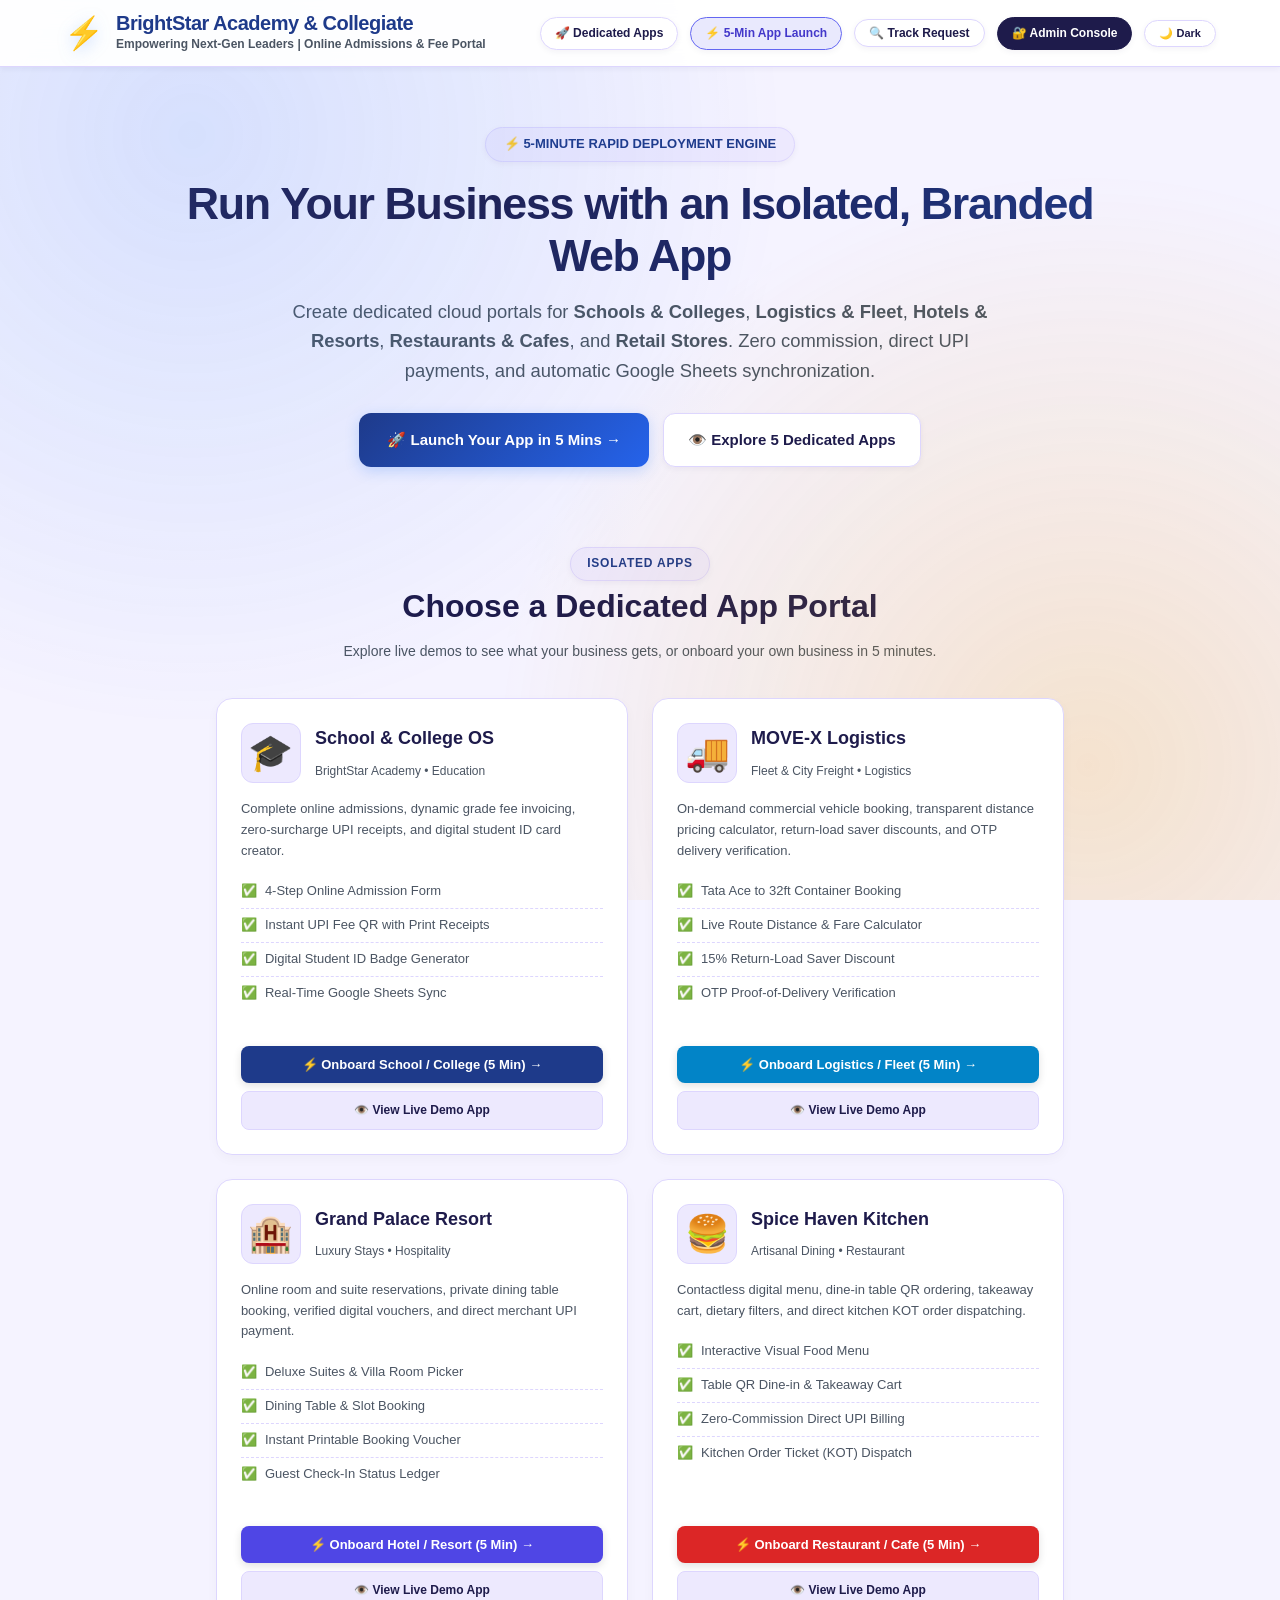
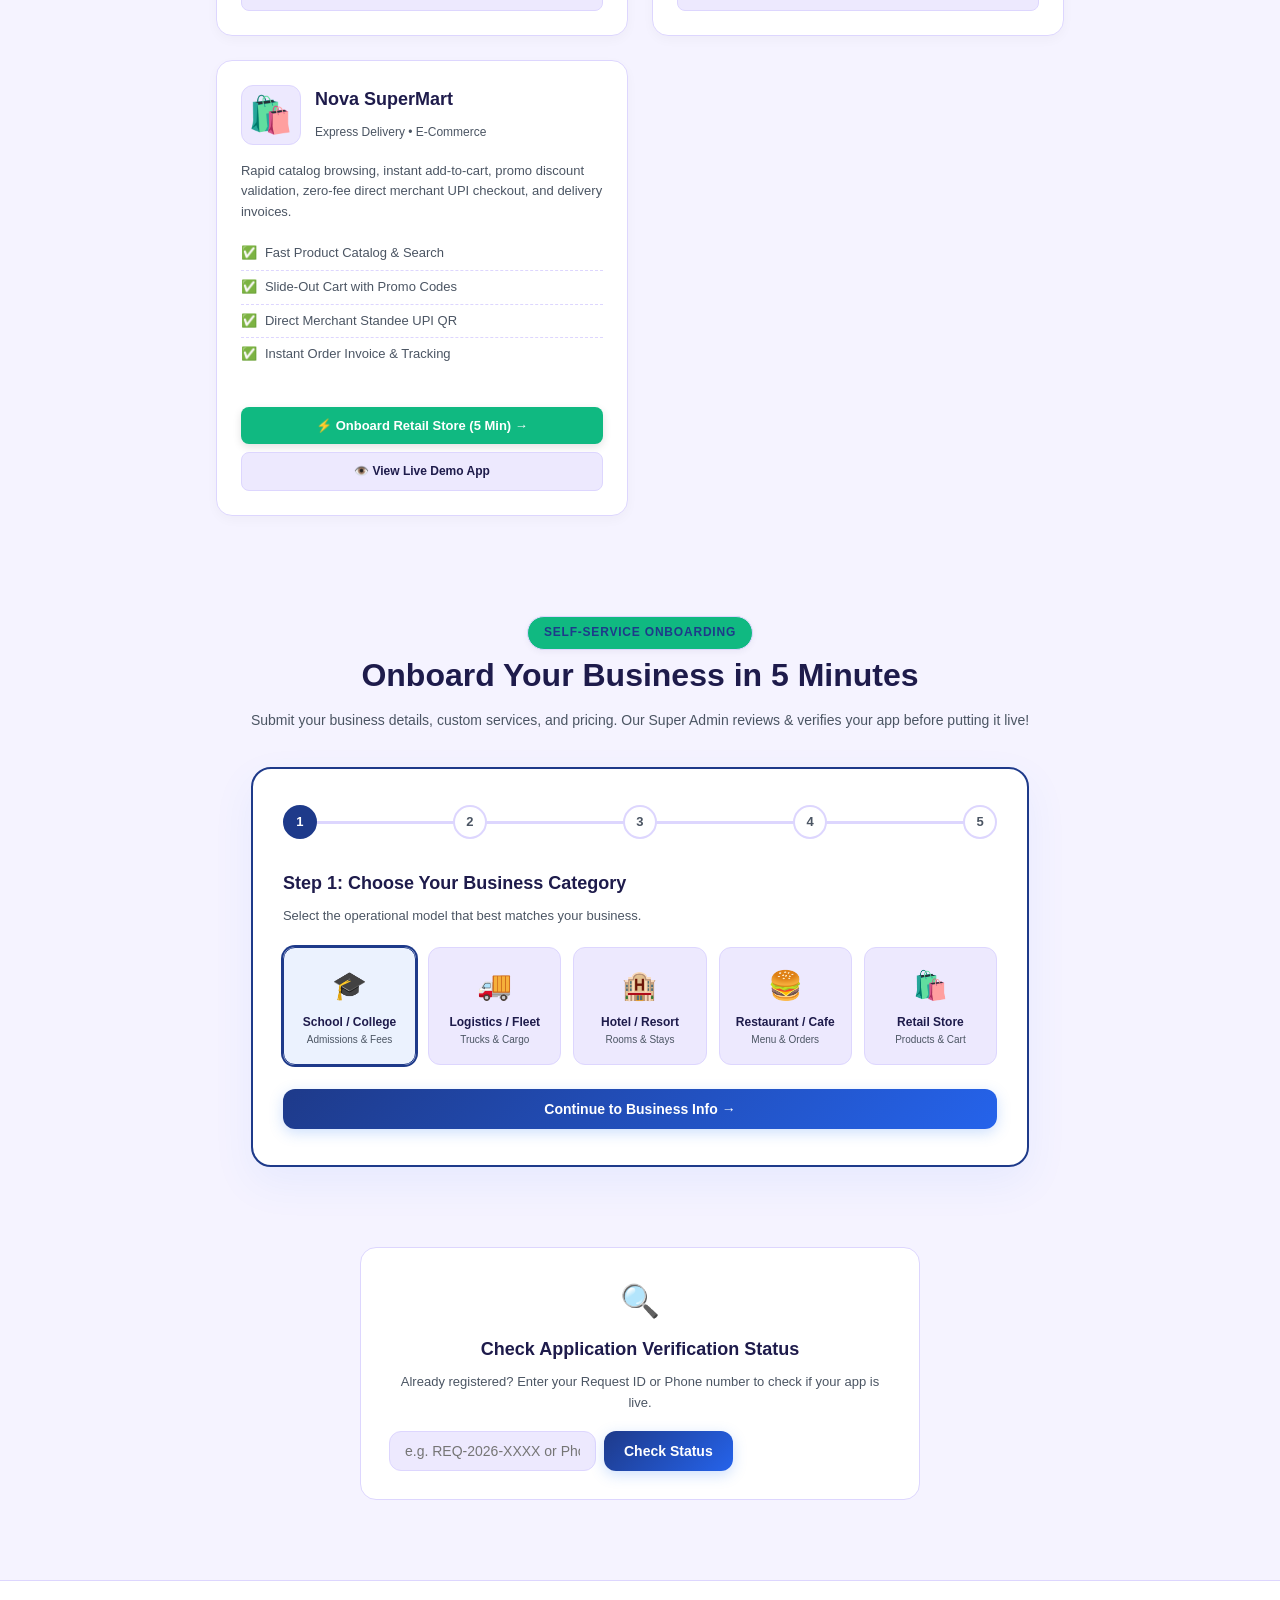
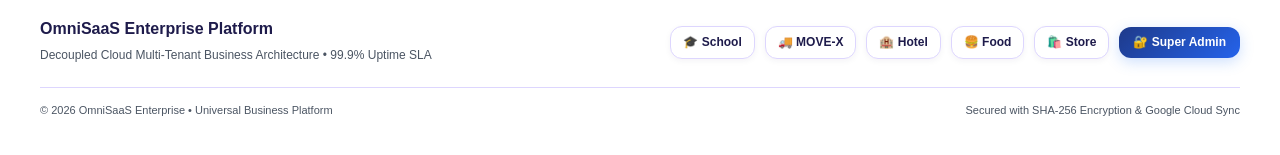
<file: index.html>
<!DOCTYPE html>
<html lang="en" data-theme="light">
<head>
  <meta charset="UTF-8" />
  <meta name="viewport" content="width=device-width, initial-scale=1.0" />
  <title>OmniSaaS - Universal Multi-Tenant Business Platform & Rapid App Launcher</title>
  <meta name="description" content="Launch dedicated, isolated business apps for Schools, Logistics, Hotels, Restaurants, and Retail Stores in 5 minutes. Real-time Google Sheets backend, zero-fee UPI QR, and 256-bit encrypted security." />
  <meta name="keywords" content="business apps, school management, logistics booking, hotel reservation, food ordering, ecommerce store, omnisaas, cloud business os" />
  <meta name="author" content="OmniSaaS Enterprise" />
  <meta name="theme-color" content="#1e3a8a" />

  <!-- Security: Content-Security-Policy & Frame Protection -->
  <meta http-equiv="Content-Security-Policy" content="default-src 'self' https: data: blob: 'unsafe-inline' 'unsafe-eval'; img-src 'self' data: https: blob:; font-src 'self' https://fonts.gstatic.com; style-src 'self' 'unsafe-inline' https://fonts.googleapis.com; connect-src 'self' https:;" />
  <meta http-equiv="X-Content-Type-Options" content="nosniff" />

  <!-- Google Fonts: Inter -->
  <link rel="preconnect" href="https://fonts.googleapis.com" />
  <link rel="preconnect" href="https://fonts.gstatic.com" crossorigin />
  <link href="https://fonts.googleapis.com/css2?family=Inter:wght@400;500;600;700;800;900&display=swap" rel="stylesheet" />

  <!-- Favicon & Manifest -->
  <link rel="icon" href="data:image/svg+xml,<svg xmlns='http://www.w3.org/2000/svg' viewBox='0 0 100 100'><text y='.9em' font-size='90'>⚡</text></svg>" />
  <link rel="manifest" href="manifest.json" />

  <!-- Stylesheet -->
  <link rel="stylesheet" href="styles.css?v=2.3" />

  <style>
    /* Home Platform Showcase & Onboarding Styling */
    .platform-hero {
      text-align: center;
      padding: 60px 20px 40px;
      max-width: 1000px;
      margin: 0 auto;
    }
    .platform-hero-badge {
      display: inline-flex;
      align-items: center;
      gap: 6px;
      background: var(--bg-secondary);
      color: var(--primary-color);
      padding: 6px 18px;
      border-radius: 999px;
      font-size: 13px;
      font-weight: 800;
      margin-bottom: 16px;
      border: 1.5px solid var(--border-color);
      box-shadow: var(--shadow-sm);
    }
    .platform-hero h1 {
      font-size: 2.8rem;
      font-weight: 900;
      letter-spacing: -0.03em;
      line-height: 1.15;
      margin-bottom: 16px;
      background: linear-gradient(135deg, var(--text-main) 30%, var(--primary-color) 100%);
      -webkit-background-clip: text;
      -webkit-text-fill-color: transparent;
    }
    .platform-hero p {
      font-size: 1.15rem;
      color: var(--text-muted);
      max-width: 720px;
      margin: 0 auto 28px;
      line-height: 1.6;
    }
    .hero-cta-group {
      display: flex;
      justify-content: center;
      gap: 14px;
      flex-wrap: wrap;
    }
    
    /* 5 Apps Showcase Grid */
    .showcase-grid-section {
      max-width: 1200px;
      margin: 40px auto 60px;
      padding: 0 20px;
    }
    .section-header {
      text-align: center;
      margin-bottom: 36px;
    }
    .section-header h2 {
      font-size: 2rem;
      font-weight: 900;
      margin-bottom: 8px;
    }
    .section-header p {
      color: var(--text-muted);
      font-size: 14px;
    }
    .apps-card-grid {
      display: grid;
      grid-template-columns: repeat(auto-fit, minmax(320px, 1fr));
      gap: 24px;
    }
    .app-card {
      background: var(--bg-card);
      border: 1.5px solid var(--border-color);
      border-radius: 16px;
      padding: 24px;
      display: flex;
      flex-direction: column;
      justify-content: space-between;
      transition: all 0.25s cubic-bezier(0.4, 0, 0.2, 1);
      box-shadow: 0 4px 12px rgba(0,0,0,0.03);
      position: relative;
      overflow: hidden;
    }
    .app-card:hover {
      transform: translateY(-4px);
      box-shadow: 0 12px 28px rgba(0,0,0,0.08);
      border-color: var(--primary-color);
    }
    .app-card-top {
      display: flex;
      align-items: center;
      gap: 14px;
      margin-bottom: 16px;
    }
    .app-card-icon {
      font-size: 36px;
      width: 60px;
      height: 60px;
      display: flex;
      align-items: center;
      justify-content: center;
      border-radius: 12px;
      background: var(--bg-secondary);
      border: 1px solid var(--border-color);
    }
    .app-card-title h3 {
      font-size: 18px;
      font-weight: 800;
      margin: 0 0 4px 0;
    }
    .app-card-title span {
      font-size: 12px;
      color: var(--text-muted);
    }
    .app-features-list {
      list-style: none;
      padding: 0;
      margin: 0 0 20px 0;
      font-size: 13px;
      color: var(--text-muted);
    }
    .app-features-list li {
      padding: 6px 0;
      display: flex;
      align-items: center;
      gap: 8px;
      border-bottom: 1px dashed var(--border-color);
    }
    .app-features-list li:last-child {
      border-bottom: none;
    }
    .app-card-btn {
      width: 100%;
      padding: 12px;
      font-size: 14px;
      font-weight: 800;
      text-decoration: none;
      display: inline-flex;
      align-items: center;
      justify-content: center;
      gap: 8px;
      border-radius: 10px;
    }

    /* 5-Min Onboarding Wizard Section */
    .onboard-wizard-section {
      max-width: 860px;
      margin: 40px auto 80px;
      padding: 0 20px;
    }
    .onboard-box {
      background: var(--bg-card);
      border: 2px solid var(--primary-color);
      border-radius: 20px;
      padding: 36px 30px;
      box-shadow: 0 16px 40px rgba(59, 130, 246, 0.08);
    }
    .wizard-step-card {
      display: none;
    }
    .wizard-step-card.active {
      display: block;
      animation: fadeIn 0.3s ease;
    }
    @keyframes fadeIn {
      from { opacity: 0; transform: translateY(6px); }
      to { opacity: 1; transform: translateY(0); }
    }
    .wizard-cat-grid {
      display: grid;
      grid-template-columns: repeat(auto-fit, minmax(130px, 1fr));
      gap: 12px;
      margin-bottom: 24px;
    }
    .wizard-cat-item {
      border: 1.5px solid var(--border-color);
      border-radius: 12px;
      padding: 16px 10px;
      text-align: center;
      cursor: pointer;
      transition: all 0.2s ease;
      background: var(--bg-secondary);
    }
    .wizard-cat-item:hover {
      border-color: var(--primary-color);
      transform: translateY(-2px);
    }
    .wizard-cat-item.selected {
      border-color: var(--primary-color);
      background: rgba(59, 130, 246, 0.1);
      box-shadow: 0 0 0 2px var(--primary-color);
    }
    .service-row-item {
      display: flex;
      gap: 8px;
      margin-bottom: 10px;
      align-items: center;
    }
    .service-row-item input {
      font-size: 13px;
    }
    
    /* Stepper Header */
    .step-progress-bar {
      display: flex;
      justify-content: space-between;
      margin-bottom: 30px;
      position: relative;
    }
    .step-progress-bar::before {
      content: '';
      position: absolute;
      top: 16px;
      left: 20px;
      right: 20px;
      height: 3px;
      background: var(--border-color);
      z-index: 1;
    }
    .step-circle {
      width: 34px;
      height: 34px;
      border-radius: 50%;
      background: var(--bg-card);
      border: 2px solid var(--border-color);
      display: flex;
      align-items: center;
      justify-content: center;
      font-weight: 800;
      font-size: 13px;
      position: relative;
      z-index: 2;
      color: var(--text-muted);
    }
    .step-circle.active {
      background: var(--primary-color);
      border-color: var(--primary-color);
      color: #fff;
    }
    .step-circle.completed {
      background: #10b981;
      border-color: #10b981;
      color: #fff;
    }
    .navbar .nav-actions .pill-btn {
      color: var(--text-main) !important;
      border: 1.5px solid var(--border-color) !important;
      background: var(--surface-card) !important;
      font-weight: 700;
      box-shadow: var(--shadow-sm);
    }
    .navbar .nav-actions .pill-btn:hover {
      border-color: var(--primary-color) !important;
      color: var(--primary-color) !important;
      background: var(--bg-secondary) !important;
    }
    .app-card-btn-group {
      display: flex;
      flex-direction: column;
      gap: 8px;
      margin-top: 16px;
    }
    .app-card-btn-primary {
      width: 100%;
      padding: 11px 16px;
      font-size: 13px;
      font-weight: 800;
      border-radius: 8px;
      border: none;
      cursor: pointer;
      display: inline-flex;
      align-items: center;
      justify-content: center;
      gap: 6px;
      color: #fff;
      box-shadow: 0 3px 8px rgba(0,0,0,0.12);
      transition: all 0.2s ease;
    }
    .app-card-btn-primary:hover {
      opacity: 0.92;
      transform: translateY(-1px);
    }
    .app-card-btn-secondary {
      width: 100%;
      padding: 9px 16px;
      font-size: 12px;
      font-weight: 700;
      border-radius: 8px;
      border: 1.5px solid var(--border-color);
      background: var(--bg-secondary);
      color: var(--text-main);
      text-decoration: none;
      display: inline-flex;
      align-items: center;
      justify-content: center;
      gap: 6px;
      transition: all 0.2s ease;
    }
    .app-card-btn-secondary:hover {
      border-color: var(--primary-color);
      color: var(--primary-color);
      background: var(--surface-card);
    }
  </style>
</head>
<body>

  <!-- Ambient Glow Meshes -->
  <div class="ambient-glow-mesh"></div>

  <!-- Confetti Canvas -->
  <canvas id="confetti-canvas"></canvas>

  <!-- NAVBAR -->
  <nav class="navbar" id="main-navbar">
    <div class="nav-container">
      <a href="index.html" class="brand">
        <span class="brand-icon">⚡</span>
        <div class="brand-info">
          <h1 id="brand-title">OmniSaaS Enterprise</h1>
          <p id="brand-tagline">Universal Multi-Tenant Business OS</p>
        </div>
      </a>

      <div class="nav-actions">
        <a href="#apps-showcase" class="pill-btn" style="text-decoration: none;">
          🚀 Dedicated Apps
        </a>
        <a href="#onboarding-wizard" class="pill-btn" style="background: rgba(99, 102, 241, 0.14) !important; color: #4338ca !important; border: 1.5px solid #6366f1 !important; font-weight: 800; text-decoration: none;">
          ⚡ 5-Min App Launch
        </a>
        <button class="pill-btn" onclick="OmniLauncher.openTrackModal()">
          🔍 Track Request
        </button>
        <a href="admin.html" class="pill-btn" style="background: #1e1b4b !important; color: #ffffff !important; border: 1.5px solid #1e1b4b !important; text-decoration: none; font-weight: 700;">
          🔐 Admin Console
        </a>
        <button class="pill-btn" id="theme-toggle-btn" onclick="UniversalApp.toggleTheme()" style="font-size: 11px;">🌙</button>
      </div>
    </div>
  </nav>

  <!-- HERO SECTION -->
  <section class="platform-hero">
    <div class="platform-hero-badge">
      <span>⚡ 5-MINUTE RAPID DEPLOYMENT ENGINE</span>
    </div>
    <h1>Run Your Business with an Isolated, Branded Web App</h1>
    <p>
      Create dedicated cloud portals for <strong>Schools & Colleges</strong>, <strong>Logistics & Fleet</strong>, <strong>Hotels & Resorts</strong>, <strong>Restaurants & Cafes</strong>, and <strong>Retail Stores</strong>. Zero commission, direct UPI payments, and automatic Google Sheets synchronization.
    </p>
    <div class="hero-cta-group">
      <a href="#onboarding-wizard" class="btn btn-primary" style="padding: 14px 28px; font-size: 15px; font-weight: 800; text-decoration: none;">
        🚀 Launch Your App in 5 Mins →
      </a>
      <a href="#apps-showcase" class="btn btn-outline" style="padding: 14px 24px; font-size: 15px; font-weight: 700; text-decoration: none;">
        👁️ Explore 5 Dedicated Apps
      </a>
    </div>
  </section>

  <!-- APPS SHOWCASE SECTION -->
  <section class="showcase-grid-section" id="apps-showcase">
    <div class="section-header">
      <span class="hero-badge">ISOLATED APPS</span>
      <h2>Choose a Dedicated App Portal</h2>
      <p>Explore live demos to see what your business gets, or onboard your own business in 5 minutes.</p>
    </div>

    <div class="apps-card-grid">
      <!-- 1. School Management -->
      <div class="app-card">
        <div>
          <div class="app-card-top">
            <div class="app-card-icon" style="color: #1e3a8a;">🎓</div>
            <div class="app-card-title">
              <h3>School & College OS</h3>
              <span>BrightStar Academy &bull; Education</span>
            </div>
          </div>
          <p style="font-size: 13px; color: var(--text-muted); margin-bottom: 14px;">
            Complete online admissions, dynamic grade fee invoicing, zero-surcharge UPI receipts, and digital student ID card creator.
          </p>
          <ul class="app-features-list">
            <li><span>✅</span> 4-Step Online Admission Form</li>
            <li><span>✅</span> Instant UPI Fee QR with Print Receipts</li>
            <li><span>✅</span> Digital Student ID Badge Generator</li>
            <li><span>✅</span> Real-Time Google Sheets Sync</li>
          </ul>
        </div>
        <div class="app-card-btn-group">
          <button type="button" class="app-card-btn-primary" style="background: #1e3a8a;" onclick="OmniLauncher.startOnboardingFor('student_management')">
            ⚡ Onboard School / College (5 Min) →
          </button>
          <a href="school/index.html" class="app-card-btn-secondary">
            👁️ View Live Demo App
          </a>
        </div>
      </div>

      <!-- 2. MOVE-X Logistics -->
      <div class="app-card">
        <div>
          <div class="app-card-top">
            <div class="app-card-icon" style="color: #0284c7;">🚚</div>
            <div class="app-card-title">
              <h3>MOVE-X Logistics</h3>
              <span>Fleet & City Freight &bull; Logistics</span>
            </div>
          </div>
          <p style="font-size: 13px; color: var(--text-muted); margin-bottom: 14px;">
            On-demand commercial vehicle booking, transparent distance pricing calculator, return-load saver discounts, and OTP delivery verification.
          </p>
          <ul class="app-features-list">
            <li><span>✅</span> Tata Ace to 32ft Container Booking</li>
            <li><span>✅</span> Live Route Distance & Fare Calculator</li>
            <li><span>✅</span> 15% Return-Load Saver Discount</li>
            <li><span>✅</span> OTP Proof-of-Delivery Verification</li>
          </ul>
        </div>
        <div class="app-card-btn-group">
          <button type="button" class="app-card-btn-primary" style="background: #0284c7;" onclick="OmniLauncher.startOnboardingFor('movex_booking')">
            ⚡ Onboard Logistics / Fleet (5 Min) →
          </button>
          <a href="movex/index.html" class="app-card-btn-secondary">
            👁️ View Live Demo App
          </a>
        </div>
      </div>

      <!-- 3. Hotel & Resort -->
      <div class="app-card">
        <div>
          <div class="app-card-top">
            <div class="app-card-icon" style="color: #4f46e5;">🏨</div>
            <div class="app-card-title">
              <h3>Grand Palace Resort</h3>
              <span>Luxury Stays &bull; Hospitality</span>
            </div>
          </div>
          <p style="font-size: 13px; color: var(--text-muted); margin-bottom: 14px;">
            Online room and suite reservations, private dining table booking, verified digital vouchers, and direct merchant UPI payment.
          </p>
          <ul class="app-features-list">
            <li><span>✅</span> Deluxe Suites & Villa Room Picker</li>
            <li><span>✅</span> Dining Table & Slot Booking</li>
            <li><span>✅</span> Instant Printable Booking Voucher</li>
            <li><span>✅</span> Guest Check-In Status Ledger</li>
          </ul>
        </div>
        <div class="app-card-btn-group">
          <button type="button" class="app-card-btn-primary" style="background: #4f46e5;" onclick="OmniLauncher.startOnboardingFor('hotel_booking')">
            ⚡ Onboard Hotel / Resort (5 Min) →
          </button>
          <a href="hotel/index.html" class="app-card-btn-secondary">
            👁️ View Live Demo App
          </a>
        </div>
      </div>

      <!-- 4. Restaurant & Food Ordering -->
      <div class="app-card">
        <div>
          <div class="app-card-top">
            <div class="app-card-icon" style="color: #dc2626;">🍔</div>
            <div class="app-card-title">
              <h3>Spice Haven Kitchen</h3>
              <span>Artisanal Dining &bull; Restaurant</span>
            </div>
          </div>
          <p style="font-size: 13px; color: var(--text-muted); margin-bottom: 14px;">
            Contactless digital menu, dine-in table QR ordering, takeaway cart, dietary filters, and direct kitchen KOT order dispatching.
          </p>
          <ul class="app-features-list">
            <li><span>✅</span> Interactive Visual Food Menu</li>
            <li><span>✅</span> Table QR Dine-in & Takeaway Cart</li>
            <li><span>✅</span> Zero-Commission Direct UPI Billing</li>
            <li><span>✅</span> Kitchen Order Ticket (KOT) Dispatch</li>
          </ul>
        </div>
        <div class="app-card-btn-group">
          <button type="button" class="app-card-btn-primary" style="background: #dc2626;" onclick="OmniLauncher.startOnboardingFor('food_order')">
            ⚡ Onboard Restaurant / Cafe (5 Min) →
          </button>
          <a href="food/index.html" class="app-card-btn-secondary">
            👁️ View Live Demo App
          </a>
        </div>
      </div>

      <!-- 5. Quick-Commerce Retail -->
      <div class="app-card">
        <div>
          <div class="app-card-top">
            <div class="app-card-icon" style="color: #10b981;">🛍️</div>
            <div class="app-card-title">
              <h3>Nova SuperMart</h3>
              <span>Express Delivery &bull; E-Commerce</span>
            </div>
          </div>
          <p style="font-size: 13px; color: var(--text-muted); margin-bottom: 14px;">
            Rapid catalog browsing, instant add-to-cart, promo discount validation, zero-fee direct merchant UPI checkout, and delivery invoices.
          </p>
          <ul class="app-features-list">
            <li><span>✅</span> Fast Product Catalog & Search</li>
            <li><span>✅</span> Slide-Out Cart with Promo Codes</li>
            <li><span>✅</span> Direct Merchant Standee UPI QR</li>
            <li><span>✅</span> Instant Order Invoice & Tracking</li>
          </ul>
        </div>
        <div class="app-card-btn-group">
          <button type="button" class="app-card-btn-primary" style="background: #10b981;" onclick="OmniLauncher.startOnboardingFor('ecommerce')">
            ⚡ Onboard Retail Store (5 Min) →
          </button>
          <a href="store/index.html" class="app-card-btn-secondary">
            👁️ View Live Demo App
          </a>
        </div>
      </div>
    </div>
  </section>

  <!-- 5-MINUTE ONBOARDING WIZARD SECTION -->
  <section class="onboard-wizard-section" id="onboarding-wizard">
    <div class="section-header">
      <span class="hero-badge" style="background: #10b981;">SELF-SERVICE ONBOARDING</span>
      <h2>Onboard Your Business in 5 Minutes</h2>
      <p>Submit your business details, custom services, and pricing. Our Super Admin reviews & verifies your app before putting it live!</p>
    </div>

    <div class="onboard-box">
      <!-- Step Progress Indicators -->
      <div class="step-progress-bar">
        <div class="step-circle active" id="st_circle_1">1</div>
        <div class="step-circle" id="st_circle_2">2</div>
        <div class="step-circle" id="st_circle_3">3</div>
        <div class="step-circle" id="st_circle_4">4</div>
        <div class="step-circle" id="st_circle_5">5</div>
      </div>

      <!-- STEP 1: SELECT CATEGORY -->
      <div class="wizard-step-card active" id="onboard_step_1">
        <h3 style="font-size: 18px; font-weight: 800; margin-bottom: 8px;">Step 1: Choose Your Business Category</h3>
        <p style="font-size: 13px; color: var(--text-muted); margin-bottom: 20px;">Select the operational model that best matches your business.</p>

        <div class="wizard-cat-grid">
          <div class="wizard-cat-item selected" data-vertical="student_management" onclick="OmniLauncher.selectVertical('student_management', this)">
            <div style="font-size: 28px; margin-bottom: 4px;">🎓</div>
            <div style="font-weight: 800; font-size: 12px;">School / College</div>
            <div style="font-size: 10px; color: var(--text-muted);">Admissions & Fees</div>
          </div>
          <div class="wizard-cat-item" data-vertical="movex_booking" onclick="OmniLauncher.selectVertical('movex_booking', this)">
            <div style="font-size: 28px; margin-bottom: 4px;">🚚</div>
            <div style="font-weight: 800; font-size: 12px;">Logistics / Fleet</div>
            <div style="font-size: 10px; color: var(--text-muted);">Trucks & Cargo</div>
          </div>
          <div class="wizard-cat-item" data-vertical="hotel_booking" onclick="OmniLauncher.selectVertical('hotel_booking', this)">
            <div style="font-size: 28px; margin-bottom: 4px;">🏨</div>
            <div style="font-weight: 800; font-size: 12px;">Hotel / Resort</div>
            <div style="font-size: 10px; color: var(--text-muted);">Rooms & Stays</div>
          </div>
          <div class="wizard-cat-item" data-vertical="food_order" onclick="OmniLauncher.selectVertical('food_order', this)">
            <div style="font-size: 28px; margin-bottom: 4px;">🍔</div>
            <div style="font-weight: 800; font-size: 12px;">Restaurant / Cafe</div>
            <div style="font-size: 10px; color: var(--text-muted);">Menu & Orders</div>
          </div>
          <div class="wizard-cat-item" data-vertical="ecommerce" onclick="OmniLauncher.selectVertical('ecommerce', this)">
            <div style="font-size: 28px; margin-bottom: 4px;">🛍️</div>
            <div style="font-weight: 800; font-size: 12px;">Retail Store</div>
            <div style="font-size: 10px; color: var(--text-muted);">Products & Cart</div>
          </div>
        </div>

        <button class="btn btn-primary" style="width: 100%; padding: 12px; font-weight: 800;" onclick="OmniLauncher.nextStep(2)">
          Continue to Business Info →
        </button>
      </div>

      <!-- STEP 2: BUSINESS & OWNER CONTACT -->
      <div class="wizard-step-card" id="onboard_step_2">
        <h3 style="font-size: 18px; font-weight: 800; margin-bottom: 8px;">Step 2: Business & Owner Details</h3>
        <p style="font-size: 13px; color: var(--text-muted); margin-bottom: 20px;">Tell us about your business and how customers reach you.</p>

        <div class="form-grid">
          <div class="form-group">
            <label>Business / Institution Name *</label>
            <input type="text" id="ob_biz_name" class="form-control" required placeholder="e.g. Apex International School" />
          </div>
          <div class="form-group">
            <label>Owner / Director Name *</label>
            <input type="text" id="ob_owner_name" class="form-control" required placeholder="e.g. Dr. Rajesh Sharma" />
          </div>
        </div>

        <div class="form-grid">
          <div class="form-group">
            <label>WhatsApp / Mobile Number *</label>
            <input type="tel" id="ob_biz_phone" class="form-control" required placeholder="e.g. 9876543210" />
          </div>
          <div class="form-group">
            <label>Official Email Address *</label>
            <input type="email" id="ob_biz_email" class="form-control" required placeholder="e.g. contact@apexschool.com" />
          </div>
        </div>

        <div class="form-group">
          <label>City & Address *</label>
          <input type="text" id="ob_biz_address" class="form-control" required placeholder="e.g. Sector 14, Rohini, New Delhi" />
        </div>

        <div style="display: flex; gap: 10px; margin-top: 20px;">
          <button class="btn btn-outline" style="flex: 1;" onclick="OmniLauncher.prevStep(1)">← Back</button>
          <button class="btn btn-primary" style="flex: 2; font-weight: 800;" onclick="OmniLauncher.nextStep(3)">Continue to Password & Security →</button>
        </div>
      </div>

      <!-- STEP 3: OWNER PASSWORD & SECURITY (SHA-256) -->
      <div class="wizard-step-card" id="onboard_step_3">
        <h3 style="font-size: 18px; font-weight: 800; margin-bottom: 8px;">Step 3: Set Your Business Owner Password</h3>
        <p style="font-size: 13px; color: var(--text-muted); margin-bottom: 20px;">Your password is encrypted client-side with 256-bit SHA-256 before saving.</p>

        <div class="form-group">
          <label>Owner Private Password (Min 6 Characters) *</label>
          <input type="password" id="ob_owner_pass" class="form-control" required minlength="6" placeholder="Enter strong password" oninput="OmniLauncher.updateHashPreview(this.value)" />
        </div>

        <div class="form-group">
          <label>Confirm Password *</label>
          <input type="password" id="ob_owner_pass_conf" class="form-control" required minlength="6" placeholder="Re-enter password" />
        </div>

        <!-- SHA-256 Live Encryption Preview -->
        <div style="background: var(--bg-secondary); border: 1px solid var(--border-color); border-radius: 8px; padding: 12px; margin-bottom: 20px;">
          <div style="display: flex; justify-content: space-between; align-items: center; font-size: 11px; margin-bottom: 4px;">
            <span style="font-weight: 800; color: var(--primary-color);">🔒 Cryptographic Hash (SHA-256)</span>
            <span style="color: #10b981; font-weight: 700;">Client-Side Encrypted</span>
          </div>
          <code id="ob_hash_preview" style="font-size: 10px; color: var(--text-muted); word-break: break-all; display: block;">e3b0c44298fc1c149afbf4c8996fb92427ae41e4649b934ca495991b7852b855</code>
        </div>

        <div style="display: flex; gap: 10px;">
          <button class="btn btn-outline" style="flex: 1;" onclick="OmniLauncher.prevStep(2)">← Back</button>
          <button class="btn btn-primary" style="flex: 2; font-weight: 800;" onclick="OmniLauncher.nextStep(4)">Continue to Services & Pricing →</button>
        </div>
      </div>

      <!-- STEP 4: CUSTOM SERVICES & PRICING BUILDER -->
      <div class="wizard-step-card" id="onboard_step_4">
        <h3 style="font-size: 18px; font-weight: 800; margin-bottom: 8px;">Step 4: Add Your Services & Pricing</h3>
        <p style="font-size: 13px; color: var(--text-muted); margin-bottom: 20px;">Customize the items and prices your customers will see on your app.</p>

        <div id="ob_services_container">
          <!-- Dynamic Service Rows -->
          <div class="service-row-item">
            <input type="text" class="form-control ob-service-title" placeholder="Service / Item Name (e.g. Grade 10 Tuition)" style="flex: 2;" required />
            <input type="number" class="form-control ob-service-price" placeholder="Price (₹)" style="flex: 1;" required />
            <input type="text" class="form-control ob-service-desc" placeholder="Short description" style="flex: 2;" />
            <button type="button" class="btn btn-outline" style="padding: 8px 12px; color: var(--danger-color);" onclick="OmniLauncher.removeServiceRow(this)">✕</button>
          </div>
          <div class="service-row-item">
            <input type="text" class="form-control ob-service-title" placeholder="Service / Item Name (e.g. Annual Activity Fee)" style="flex: 2;" />
            <input type="number" class="form-control ob-service-price" placeholder="Price (₹)" style="flex: 1;" />
            <input type="text" class="form-control ob-service-desc" placeholder="Short description" style="flex: 2;" />
            <button type="button" class="btn btn-outline" style="padding: 8px 12px; color: var(--danger-color);" onclick="OmniLauncher.removeServiceRow(this)">✕</button>
          </div>
        </div>

        <button type="button" class="btn btn-outline" style="width: 100%; margin: 12px 0 20px; font-size: 12px; font-weight: 700;" onclick="OmniLauncher.addServiceRow()">
          ➕ Add Another Service / Fee / Item
        </button>

        <div style="display: flex; gap: 10px;">
          <button class="btn btn-outline" style="flex: 1;" onclick="OmniLauncher.prevStep(3)">← Back</button>
          <button class="btn btn-primary" style="flex: 2; font-weight: 800;" onclick="OmniLauncher.nextStep(5)">Continue to UPI Payment Setup →</button>
        </div>
      </div>

      <!-- STEP 5: UPI ID & MERCHANT QR UPLOAD -->
      <div class="wizard-step-card" id="onboard_step_5">
        <h3 style="font-size: 18px; font-weight: 800; margin-bottom: 8px;">Step 5: UPI Payment & Standee QR</h3>
        <p style="font-size: 13px; color: var(--text-muted); margin-bottom: 20px;">100% of customer payments go directly to your bank account with 0% fees.</p>

        <div class="form-group">
          <label>Your Merchant UPI ID (GPay / PhonePe / Paytm / BHIM) *</label>
          <input type="text" id="ob_upi_id" class="form-control" required placeholder="e.g. merchant@okaxis or 9876543210@paytm" />
        </div>

        <div class="form-group">
          <label>Upload Official Standee QR Code Image (Optional)</label>
          <input type="file" id="ob_qr_file" class="form-control" accept="image/*" onchange="OmniLauncher.handleQrUpload(this)" />
          <div id="ob_qr_preview" style="margin-top: 10px; display: none;"></div>
        </div>

        <div style="background: rgba(16, 185, 129, 0.08); border: 1px solid rgba(16, 185, 129, 0.25); border-radius: 8px; padding: 14px; margin-bottom: 20px; font-size: 12px;">
          <strong>🛡️ Super Admin Review Guarantee:</strong> Once submitted, our admin reviews your contact and payment details to verify authenticity. Upon approval, your app link is activated immediately!
        </div>

        <div style="display: flex; gap: 10px;">
          <button class="btn btn-outline" style="flex: 1;" onclick="OmniLauncher.prevStep(4)">← Back</button>
          <button class="btn btn-primary" style="flex: 2; font-weight: 900; font-size: 15px;" onclick="OmniLauncher.submitApplication()">
            🚀 Submit for Verification & App Activation →
          </button>
        </div>
      </div>

    </div>
  </section>

  <!-- TRACK APPLICATION STATUS SECTION -->
  <section style="max-width: 600px; margin: 0 auto 80px; padding: 0 20px; text-align: center;" id="track-app">
    <div style="background: var(--bg-card); border: 1px solid var(--border-color); border-radius: 16px; padding: 28px;">
      <span style="font-size: 32px;">🔍</span>
      <h3 style="font-size: 18px; font-weight: 800; margin: 8px 0;">Check Application Verification Status</h3>
      <p style="font-size: 13px; color: var(--text-muted); margin-bottom: 18px;">Already registered? Enter your Request ID or Phone number to check if your app is live.</p>

      <div style="display: flex; gap: 8px;">
        <input type="text" id="track_query_input" class="form-control" placeholder="e.g. REQ-2026-XXXX or Phone Number" onkeypress="if(event.key==='Enter') OmniLauncher.lookupStatus()" />
        <button class="btn btn-primary" onclick="OmniLauncher.lookupStatus()">Check Status</button>
      </div>

      <div id="track_result_box" style="margin-top: 16px; text-align: left; display: none;"></div>
    </div>
  </section>

  <!-- UNIVERSAL MODAL OVERLAY -->
  <div class="modal-overlay" id="app-modal" onclick="if(event.target === this) UniversalApp.closeModal()">
    <div class="modal-box">
      <button class="modal-close" onclick="UniversalApp.closeModal()">✕</button>
      <div id="modal-body"></div>
    </div>
  </div>

  <!-- TOAST NOTIFICATIONS CONTAINER -->
  <div class="toast-container" id="toast-container"></div>

  <!-- FOOTER -->
  <footer>
    <div style="max-width: 1200px; margin: 0 auto;">
      <div style="display: flex; justify-content: space-between; align-items: center; flex-wrap: wrap; gap: 16px; margin-bottom: 18px; text-align: left;">
        <div>
          <p style="font-weight: 900; color: var(--text-main); font-size: 16px;">OmniSaaS Enterprise Platform</p>
          <p style="margin: 4px 0; font-size: 12px; color: var(--text-muted);">Decoupled Cloud Multi-Tenant Business Architecture &bull; 99.9% Uptime SLA</p>
        </div>
        <div style="display: flex; gap: 10px; align-items: center; flex-wrap: wrap;">
          <a href="school/index.html" class="btn btn-outline" style="padding: 6px 12px; font-size: 12px; text-decoration: none;">🎓 School</a>
          <a href="movex/index.html" class="btn btn-outline" style="padding: 6px 12px; font-size: 12px; text-decoration: none;">🚚 MOVE-X</a>
          <a href="hotel/index.html" class="btn btn-outline" style="padding: 6px 12px; font-size: 12px; text-decoration: none;">🏨 Hotel</a>
          <a href="food/index.html" class="btn btn-outline" style="padding: 6px 12px; font-size: 12px; text-decoration: none;">🍔 Food</a>
          <a href="store/index.html" class="btn btn-outline" style="padding: 6px 12px; font-size: 12px; text-decoration: none;">🛍️ Store</a>
          <a href="admin.html" class="btn btn-primary" style="padding: 6px 14px; font-size: 12px; text-decoration: none; font-weight: 800;">🔐 Super Admin</a>
        </div>
      </div>
      <div style="border-top: 1px solid var(--border-color); padding-top: 14px; font-size: 11px; color: var(--text-muted); display: flex; justify-content: space-between; flex-wrap: wrap; gap: 8px;">
        <span>© 2026 OmniSaaS Enterprise &bull; Universal Business Platform</span>
        <span>Secured with SHA-256 Encryption & Google Cloud Sync</span>
      </div>
    </div>
  </footer>

  <!-- SCRIPTS LOADER -->
  <script src="config.js?v=2.3"></script>
  <script src="modules/student-management.js?v=2.3"></script>
  <script src="modules/movex-booking.js?v=2.3"></script>
  <script src="modules/hotel-booking.js?v=2.3"></script>
  <script src="modules/food-ordering.js?v=2.3"></script>
  <script src="modules/ecommerce.js?v=2.3"></script>
  <script src="app.js?v=2.3"></script>

  <!-- Self-Service Onboarding Logic adhering to SOLID & Design Patterns -->
  <script>
    /**
     * OmniLauncher Controller (Facade & Builder Pattern for Business Onboarding)
     */
    const OmniLauncher = {
      selectedVertical: 'student_management',
      uploadedQrData: null,

      selectVertical(vKey, elem) {
        this.selectedVertical = vKey;
        document.querySelectorAll('.wizard-cat-item').forEach(el => el.classList.remove('selected'));
        if (elem) {
          elem.classList.add('selected');
        } else {
          const target = document.querySelector(`.wizard-cat-item[data-vertical="${vKey}"]`);
          if (target) target.classList.add('selected');
        }
        this.presetServicePlaceholders(vKey);
      },

      startOnboardingFor(vKey) {
        this.selectedVertical = vKey;
        document.querySelectorAll('.wizard-cat-item').forEach(el => {
          el.classList.remove('selected');
          if (el.getAttribute('data-vertical') === vKey) {
            el.classList.add('selected');
          }
        });

        this.presetServicePlaceholders(vKey);

        // Smooth scroll to onboarding wizard
        const wiz = document.getElementById('onboarding-wizard');
        if (wiz) wiz.scrollIntoView({ behavior: 'smooth' });

        // Go directly to Step 2 (Business details)
        this.nextStep(2);
        setTimeout(() => {
          const nameInput = document.getElementById('ob_biz_name');
          if (nameInput) nameInput.focus();
        }, 400);

        const vertName = vKey === 'student_management' ? 'School / College' :
                         vKey === 'movex_booking' ? 'Logistics / Fleet' :
                         vKey === 'hotel_booking' ? 'Hotel & Resort' :
                         vKey === 'food_order' ? 'Restaurant / Cafe' : 'Retail Store';
        UniversalApp.showToast(`✨ Ready to onboard your ${vertName}! Enter your details below.`, 'success');
      },

      presetServicePlaceholders(vKey) {
        const container = document.getElementById('ob_services_container');
        if (!container) return;

        const presets = {
          student_management: [
            { title: "Class 10 Tuition & Smart Lab Fee", price: 4500, desc: "Monthly composite academic fee" },
            { title: "Annual Registration & Sports Dues", price: 2500, desc: "Annual institutional dues" }
          ],
          movex_booking: [
            { title: "Tata Ace Local 16km City Freight", price: 650, desc: "Base rate + standard driver payout" },
            { title: "8ft High-Deck 35km Inter-City Route", price: 1450, desc: "Heavy commercial dispatch" }
          ],
          hotel_booking: [
            { title: "Deluxe AC King Suite Room (1 Night)", price: 3200, desc: "Includes complimentary breakfast & WiFi" },
            { title: "Private Dining Rooftop Table Slot", price: 1200, desc: "4-seater reserved dinner table" }
          ],
          food_order: [
            { title: "Royal Hyderabadi Handi Dum Biryani", price: 380, desc: "Served with mirchi ka salan & raita" },
            { title: "Tandoori Chicken Tikka Platter (8 Pcs)", price: 290, desc: "Charcoal grilled gourmet starter" }
          ],
          ecommerce: [
            { title: "Wireless ANC Bluetooth Earbuds", price: 1999, desc: "Fast charging with 36hr battery" },
            { title: "Smart AMOLED Fitness Watch", price: 2499, desc: "Heart rate & SpO2 tracker" }
          ]
        };

        const list = presets[vKey] || presets.student_management;
        container.innerHTML = list.map(item => `
          <div class="service-row-item">
            <input type="text" class="form-control ob-service-title" value="${SecurityGuard.escapeHTML(item.title)}" placeholder="Service / Item Name" style="flex: 2;" required />
            <input type="number" class="form-control ob-service-price" value="${item.price}" placeholder="Price (₹)" style="flex: 1;" required />
            <input type="text" class="form-control ob-service-desc" value="${SecurityGuard.escapeHTML(item.desc)}" placeholder="Short description" style="flex: 2;" />
            <button type="button" class="btn btn-outline" style="padding: 8px 12px; color: var(--danger-color);" onclick="OmniLauncher.removeServiceRow(this)">✕</button>
          </div>
        `).join('');
      },

      nextStep(stepNum) {
        if (stepNum === 3) {
          const name = document.getElementById('ob_biz_name').value.trim();
          const owner = document.getElementById('ob_owner_name').value.trim();
          const phone = document.getElementById('ob_biz_phone').value.trim();
          const email = document.getElementById('ob_biz_email').value.trim();
          if (!name || !owner || !phone || !email) {
            UniversalApp.showToast('⚠️ Please fill in all required business details.', 'error');
            return;
          }
        }
        if (stepNum === 4) {
          const p1 = document.getElementById('ob_owner_pass').value;
          const p2 = document.getElementById('ob_owner_pass_conf').value;
          if (p1.length < 6) {
            UniversalApp.showToast('⚠️ Password must be at least 6 characters long.', 'error');
            return;
          }
          if (p1 !== p2) {
            UniversalApp.showToast('⚠️ Passwords do not match.', 'error');
            return;
          }
        }

        document.querySelectorAll('.wizard-step-card').forEach(el => el.classList.remove('active'));
        const target = document.getElementById('onboard_step_' + stepNum);
        if (target) target.classList.add('active');

        // Update progress circles
        for (let i = 1; i <= 5; i++) {
          const c = document.getElementById('st_circle_' + i);
          if (c) {
            c.classList.remove('active', 'completed');
            if (i < stepNum) c.classList.add('completed');
            if (i === stepNum) c.classList.add('active');
          }
        }
      },

      prevStep(stepNum) {
        document.querySelectorAll('.wizard-step-card').forEach(el => el.classList.remove('active'));
        const target = document.getElementById('onboard_step_' + stepNum);
        if (target) target.classList.add('active');

        for (let i = 1; i <= 5; i++) {
          const c = document.getElementById('st_circle_' + i);
          if (c) {
            c.classList.remove('active', 'completed');
            if (i < stepNum) c.classList.add('completed');
            if (i === stepNum) c.classList.add('active');
          }
        }
      },

      async updateHashPreview(val) {
        if (!val) {
          document.getElementById('ob_hash_preview').innerText = 'e3b0c44298fc1c149afbf4c8996fb92427ae41e4649b934ca495991b7852b855';
          return;
        }
        const hash = await CryptoSecurity.hashPassword(val);
        document.getElementById('ob_hash_preview').innerText = hash;
      },

      addServiceRow() {
        const container = document.getElementById('ob_services_container');
        const div = document.createElement('div');
        div.className = 'service-row-item';
        div.innerHTML = `
          <input type="text" class="form-control ob-service-title" placeholder="Service / Item Name" style="flex: 2;" required />
          <input type="number" class="form-control ob-service-price" placeholder="Price (₹)" style="flex: 1;" required />
          <input type="text" class="form-control ob-service-desc" placeholder="Short description" style="flex: 2;" />
          <button type="button" class="btn btn-outline" style="padding: 8px 12px; color: var(--danger-color);" onclick="OmniLauncher.removeServiceRow(this)">✕</button>
        `;
        container.appendChild(div);
      },

      removeServiceRow(btn) {
        const row = btn.closest('.service-row-item');
        if (row && document.querySelectorAll('.service-row-item').length > 1) {
          row.remove();
        } else {
          UniversalApp.showToast('At least one service is recommended.', 'info');
        }
      },

      async handleQrUpload(input) {
        if (input.files && input.files[0]) {
          try {
            const compressed = await ImageCompressor.compress(input.files[0], 400, 0.85);
            this.uploadedQrData = compressed;
            const prev = document.getElementById('ob_qr_preview');
            prev.style.display = 'block';
            prev.innerHTML = `<img src="${compressed}" style="width: 120px; height: 120px; object-fit: contain; border: 1px solid var(--border-color); border-radius: 8px;" />`;
            UniversalApp.showToast('✅ Merchant Standee QR uploaded & optimized!', 'success');
          } catch (e) {
            UniversalApp.showToast('Failed to process QR image.', 'error');
          }
        }
      },

      isSubmitting: false,

      async submitApplication() {
        if (this.isSubmitting) return;

        const upi = document.getElementById('ob_upi_id').value.trim();
        if (!upi) {
          UniversalApp.showToast('⚠️ Please enter your Merchant UPI ID.', 'error');
          return;
        }

        const submitBtn = document.querySelector('#onboard_step_5 button.btn-primary');
        if (submitBtn) {
          submitBtn.disabled = true;
          submitBtn.innerText = '⏳ Submitting Application...';
        }
        this.isSubmitting = true;

        try {
          const bizName = document.getElementById('ob_biz_name').value.trim();
          const ownerName = document.getElementById('ob_owner_name').value.trim();
          const phone = document.getElementById('ob_biz_phone').value.trim();
          const email = document.getElementById('ob_biz_email').value.trim();
          const address = document.getElementById('ob_biz_address').value.trim();
          const rawPassword = document.getElementById('ob_owner_pass').value;

          // Extract custom services
          const services = [];
          document.querySelectorAll('.service-row-item').forEach(row => {
            const t = row.querySelector('.ob-service-title')?.value.trim();
            const p = Number(row.querySelector('.ob-service-price')?.value) || 0;
            const d = row.querySelector('.ob-service-desc')?.value.trim();
            if (t && p > 0) {
              services.push({ title: t, price: p, description: d });
            }
          });

          const slug = bizName.toLowerCase().replace(/[^a-z0-9]+/g, '-').replace(/(^-|-$)+/g, '') || 'app-' + Date.now();
          const passwordHash = await CryptoSecurity.hashPassword(rawPassword);
          const reqId = "REQ-" + new Date().getFullYear() + "-" + Math.floor(1000 + Math.random() * 9000);

          // Build Application Request Entity
          const applicationRecord = {
            requestId: reqId,
            timestamp: new Date().toISOString(),
            businessName: bizName,
            slug: slug,
            ownerName: ownerName,
            phone: phone,
            email: email,
            address: address,
            vertical: this.selectedVertical,
            passwordHash: passwordHash,
            ownerUserId: `owner_${slug}`,
            upiId: upi,
            customQr: this.uploadedQrData || null,
            services: services,
            status: 'pending_verification' // pending_verification | approved | rejected
          };

          // Save to Pending Applications in localStorage with Deduping / Upsert
          let pendingList = JSON.parse(localStorage.getItem('pending_business_requests') || '[]');
          const existingIdx = pendingList.findIndex(r => (r.slug === slug || (r.phone && r.phone === phone)) && r.status === 'pending_verification');
          if (existingIdx >= 0) {
            pendingList[existingIdx] = applicationRecord;
          } else {
            pendingList.unshift(applicationRecord);
          }
          localStorage.setItem('pending_business_requests', JSON.stringify(pendingList));

          // Dispatch Webhook to Google Sheets
          try {
            if (UniversalApp && typeof UniversalApp.dispatchWebhook === 'function') {
              await UniversalApp.dispatchWebhook({
                type: 'business_onboarding_request',
                requestId: reqId,
                businessName: bizName,
                ownerName: ownerName,
                phone: phone,
                email: email,
                vertical: this.selectedVertical,
                status: 'pending_verification',
                upiId: upi,
                servicesSummary: services.map(s => `${s.title}: ₹${s.price}`).join(', ')
              });
            }
          } catch (err) {
            console.warn('Webhook notification dispatched offline: ', err);
          }

          UniversalApp.playSound('victory');
          UniversalApp.triggerConfetti();

          // Show Success Tracker Modal
          UniversalApp.showModal(`
            <div style="text-align: center; max-width: 480px; margin: 0 auto;">
              <div style="font-size: 54px; margin-bottom: 10px;">🎉</div>
              <h3 style="color: var(--primary-color); font-weight: 900; font-size: 22px; margin-bottom: 6px;">Application Submitted!</h3>
              <p style="font-size: 13px; color: var(--text-muted); margin-bottom: 20px;">
                Your business onboarding request is now in the <strong>Super Admin Verification Queue</strong>.
              </p>

              <div style="background: var(--bg-secondary); border: 2px dashed var(--primary-color); border-radius: 12px; padding: 18px; margin-bottom: 20px;">
                <div style="font-size: 11px; color: var(--text-muted); text-transform: uppercase; font-weight: 800;">Your Request Tracking ID</div>
                <div style="font-size: 26px; font-weight: 900; color: var(--primary-color); margin: 6px 0;">${reqId}</div>
                <div style="font-size: 12px; color: #10b981; font-weight: 700;">● STATUS: PENDING ADMIN APPROVAL</div>
              </div>

              <div style="text-align: left; font-size: 13px; background: rgba(59, 130, 246, 0.08); border-radius: 8px; padding: 14px; margin-bottom: 20px;">
                <p style="margin: 0 0 6px 0;"><strong>🏢 Business:</strong> ${bizName}</p>
                <p style="margin: 0 0 6px 0;"><strong>👤 Owner:</strong> ${ownerName} (${phone})</p>
                <p style="margin: 0 0 6px 0;"><strong>📦 App Route:</strong> <code>/${this.selectedVertical.replace('_booking','').replace('_management','').replace('_order','')}/?biz=${slug}</code></p>
                <p style="margin: 0;"><strong>🔐 Owner ID:</strong> <code>owner_${slug}</code></p>
              </div>

              <button class="btn btn-primary" style="width: 100%; padding: 12px; font-weight: 800;" onclick="UniversalApp.closeModal(); OmniLauncher.resetForm();">
                Done & Check Status →
              </button>
            </div>
          `);
        } catch (error) {
          console.error(error);
          UniversalApp.showToast('Submission error. Please try again.', 'error');
        } finally {
          this.isSubmitting = false;
          if (submitBtn) {
            submitBtn.disabled = false;
            submitBtn.innerText = '🚀 Submit Application for Verification →';
          }
        }
      resetForm() {
        document.getElementById('ob_biz_name').value = '';
        document.getElementById('ob_owner_name').value = '';
        document.getElementById('ob_biz_phone').value = '';
        document.getElementById('ob_biz_email').value = '';
        document.getElementById('ob_biz_address').value = '';
        document.getElementById('ob_owner_pass').value = '';
        document.getElementById('ob_owner_pass_conf').value = '';
        document.getElementById('ob_upi_id').value = '';
        this.uploadedQrData = null;
        this.prevStep(1);
      },

      openTrackModal() {
        document.getElementById('track-app')?.scrollIntoView({ behavior: 'smooth' });
        document.getElementById('track_query_input')?.focus();
      },

      lookupStatus() {
        const query = document.getElementById('track_query_input').value.trim().toLowerCase();
        const box = document.getElementById('track_result_box');
        if (!query) {
          UniversalApp.showToast('Please enter your Request ID or Phone.', 'error');
          return;
        }

        const pendingList = JSON.parse(localStorage.getItem('pending_business_requests') || '[]');
        const profiles = JSON.parse(localStorage.getItem('saved_client_profiles') || '[]');

        const cleanPhone = query.replace(/[^0-9]/g, '');

        // Check if pending
        const pendingMatch = pendingList.find(r => r.requestId.toLowerCase() === query || (cleanPhone && r.phone.includes(cleanPhone)));
        // Check if approved in profiles
        const activeProfile = profiles.find(p => (p.slug && p.slug.toLowerCase() === query) || (cleanPhone && p.whatsappNumber && p.whatsappNumber.includes(cleanPhone)) || (p.businessName && p.businessName.toLowerCase().includes(query)));

        box.style.display = 'block';

        if (activeProfile) {
          const vertFolder = activeProfile.vertical === 'student_management' ? 'school' :
                             activeProfile.vertical === 'movex_booking' ? 'movex' :
                             activeProfile.vertical === 'hotel_booking' ? 'hotel' :
                             activeProfile.vertical === 'food_order' ? 'food' : 'store';
          const liveUrl = `${vertFolder}/?biz=${activeProfile.slug || activeProfile.id}`;

          box.innerHTML = `
            <div style="background: rgba(16, 185, 129, 0.1); border: 1.5px solid #10b981; border-radius: 10px; padding: 16px;">
              <div style="display: flex; align-items: center; justify-content: space-between; margin-bottom: 8px;">
                <strong style="color: #10b981; font-size: 14px;">🟢 APP VERIFIED & LIVE!</strong>
                <span style="font-size: 11px; background: #10b981; color: #fff; padding: 2px 8px; border-radius: 4px;">ACTIVE</span>
              </div>
              <p style="margin: 4px 0; font-size: 13px;"><strong>Business:</strong> ${activeProfile.businessName}</p>
              <p style="margin: 4px 0; font-size: 13px;"><strong>Owner User ID:</strong> <code>${activeProfile.ownerUserId || `owner_${activeProfile.slug}`}</code></p>
              <div style="margin-top: 12px; display: flex; gap: 8px;">
                <a href="${liveUrl}" target="_blank" class="btn btn-primary" style="flex: 1; padding: 8px; font-size: 12px; text-decoration: none; text-align: center; font-weight: 800;">
                  🚀 Open Live App →
                </a>
              </div>
            </div>
          `;
          return;
        }

        if (pendingMatch) {
          box.innerHTML = `
            <div style="background: rgba(245, 158, 11, 0.1); border: 1.5px solid #f59e0b; border-radius: 10px; padding: 16px;">
              <div style="display: flex; align-items: center; justify-content: space-between; margin-bottom: 8px;">
                <strong style="color: #f59e0b; font-size: 14px;">🟡 PENDING VERIFICATION</strong>
                <span style="font-size: 11px; background: #f59e0b; color: #fff; padding: 2px 8px; border-radius: 4px;">IN REVIEW</span>
              </div>
              <p style="margin: 4px 0; font-size: 13px;"><strong>Request ID:</strong> ${pendingMatch.requestId}</p>
              <p style="margin: 4px 0; font-size: 13px;"><strong>Business:</strong> ${pendingMatch.businessName} (${pendingMatch.vertical})</p>
              <p style="margin: 4px 0; font-size: 13px; color: var(--text-muted);">Submitted: ${new Date(pendingMatch.timestamp).toLocaleString()}</p>
              <p style="font-size: 12px; color: var(--text-muted); margin-top: 8px;">
                Super Admin is currently verifying your details. Once verified, your app will be activated automatically.
              </p>
            </div>
          `;
          return;
        }

        box.innerHTML = `
          <div style="background: var(--bg-secondary); border: 1px solid var(--border-color); border-radius: 10px; padding: 14px; text-align: center; font-size: 13px; color: var(--text-muted);">
            ❌ No matching application found for "${SecurityGuard.escapeHTML(query)}". Please verify your Request ID or phone number.
          </div>
        `;
      }
    };

    window.OmniLauncher = OmniLauncher;
  </script>
</body>
</html>
</file>
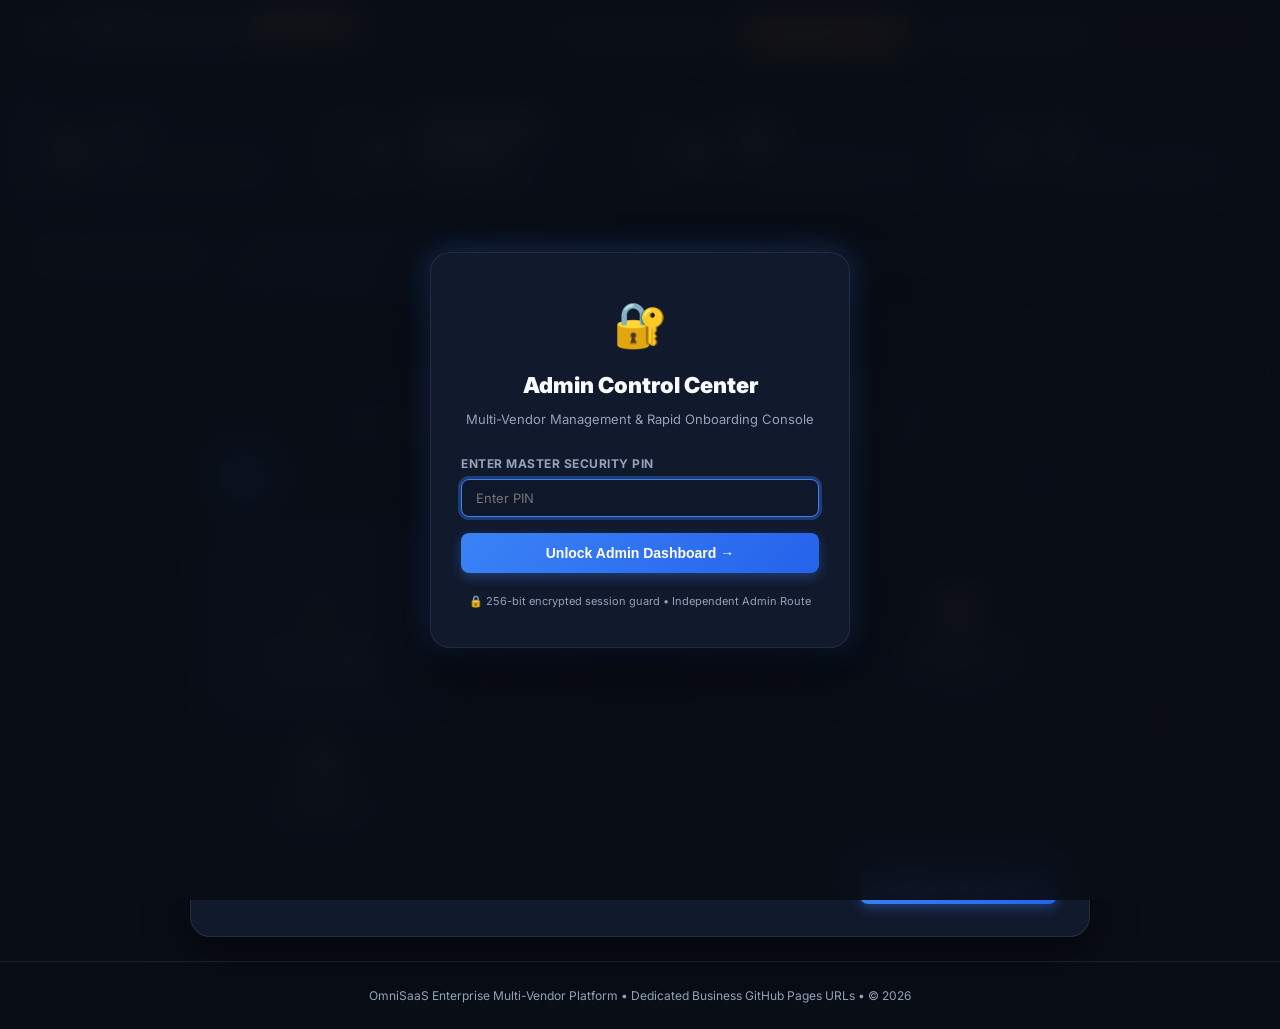
<file: admin.html>
<!DOCTYPE html>
<html lang="en">
<head>
  <meta charset="UTF-8" />
  <meta name="viewport" content="width=device-width, initial-scale=1.0" />
  <title>Admin & Multi-Vendor Control Center | OmniSaaS</title>

  <!-- Google Fonts: Inter -->
  <link rel="preconnect" href="https://fonts.googleapis.com" />
  <link rel="preconnect" href="https://fonts.gstatic.com" crossorigin />
  <link href="https://fonts.googleapis.com/css2?family=Inter:wght@400;500;600;700;800;900&display=swap" rel="stylesheet" />

  <!-- Admin Stylesheet -->
  <link rel="stylesheet" href="admin.css" />
</head>
<body>

  <!-- Glow Meshes Background -->
  <div class="admin-bg-mesh"></div>

  <!-- =========================================================================
       🔐 ADMIN AUTHENTICATION GATE (PIN PROTECTED)
       ========================================================================= -->
  <div class="admin-login-overlay" id="admin-login-overlay">
    <div class="admin-login-card">
      <div style="font-size: 44px; margin-bottom: 8px;">🔐</div>
      <h2 style="font-size: 22px; font-weight: 900; margin-bottom: 6px;">Admin Control Center</h2>
      <p style="font-size: 13px; color: var(--admin-text-muted); margin-bottom: 24px;">Multi-Vendor Management & Rapid Onboarding Console</p>

      <form onsubmit="AdminDashboard.handleLogin(event)">
        <div class="admin-form-group">
          <label>Enter Master Security PIN</label>
          <input type="password" id="admin_pin_input" class="admin-input" placeholder="Enter PIN " autofocus required />
        </div>
        <div id="login_error_msg" style="color: var(--admin-danger); font-size: 12px; margin-bottom: 12px; display: none;"></div>
        <button type="submit" class="btn-admin btn-admin-primary" style="width: 100%; padding: 12px; font-size: 14px;">
          Unlock Admin Dashboard →
        </button>
      </form>
      <div style="margin-top: 20px; font-size: 11px; color: var(--admin-text-muted);">
        🔒 256-bit encrypted session guard &bull; Independent Admin Route
      </div>
    </div>
  </div>

  <div class="admin-wrapper">
    <!-- TOP NAVIGATION BAR -->
    <header class="admin-header">
      <div class="admin-header-container">
        <a href="admin.html" class="admin-brand">
          <span style="font-size: 28px;">⚡</span>
          <div>
            <div style="display: flex; align-items: center; gap: 8px;">
              <span style="font-weight: 900; font-size: 16px;">OmniSaaS Command</span>
              <span class="admin-badge-agency">Agency Portal</span>
            </div>
            <div style="font-size: 11px; color: var(--admin-text-muted);">Multi-Vendor & Rapid Client Delivery Suite</div>
          </div>
        </a>

        <div style="display: flex; align-items: center; gap: 10px;">
          <!-- Change Password Button -->
          <button class="btn-admin btn-admin-outline" style="font-size: 12px;" onclick="AdminDashboard.openChangePasswordModal()">
            🔑 Change Master Password
          </button>
          <!-- GitHub Integration Settings Button -->
          <button class="btn-admin btn-admin-accent" style="font-size: 12px;" onclick="AdminDashboard.openGitHubSettings()">
            🐙 GitHub Pages Setup
          </button>
          <a href="index.html" target="_blank" class="btn-admin btn-admin-outline" style="font-size: 12px;">
            🌐 View Client Live Portal
          </a>
          <button class="btn-admin btn-admin-danger" style="font-size: 12px;" onclick="AdminDashboard.logout()">
            🚪 Lock & Sign Out
          </button>
        </div>
      </div>
    </header>

    <!-- MAIN CONTAINER & AGGREGATED METRICS ROW -->
    <main class="admin-container">
      
      <!-- Cross-Vendor Metrics Row -->
      <section class="stats-grid">
        <div class="stat-card">
          <div class="stat-icon" style="color: var(--admin-primary);">🏢</div>
          <div class="stat-info">
            <div class="stat-value" id="metric_total_vendors">6</div>
            <div class="stat-label">Onboarded Vendors</div>
          </div>
        </div>

        <div class="stat-card success">
          <div class="stat-icon" style="color: var(--admin-success);">🟢</div>
          <div class="stat-info">
            <div class="stat-value" id="metric_active_vendors" style="font-size: 1.4rem;">6 Active</div>
            <div class="stat-label">Vendor Health</div>
          </div>
        </div>

        <div class="stat-card accent">
          <div class="stat-icon" style="color: var(--admin-accent);">💳</div>
          <div class="stat-info">
            <div class="stat-value" id="metric_total_revenue">₹0</div>
            <div class="stat-label">Total Platform Volume</div>
          </div>
        </div>

        <div class="stat-card purple">
          <div class="stat-icon" style="color: #a855f7;">📦</div>
          <div class="stat-info">
            <div class="stat-value" id="metric_total_tx">0</div>
            <div class="stat-label">Admissions & Bookings</div>
          </div>
        </div>
      </section>

      <!-- Main Navigation Tabs -->
      <nav class="admin-tabs">
        <button class="admin-tab-btn" id="tab_btn_verification" onclick="AdminDashboard.switchTab('verification')">
          📋 Pending Verifications <span id="badge_pending_count" style="background: #ef4444; color: #fff; padding: 2px 7px; border-radius: 999px; font-size: 11px; margin-left: 4px; display: none;">0</span>
        </button>
        <button class="admin-tab-btn active" id="tab_btn_wizard" onclick="AdminDashboard.switchTab('wizard')">
          ⚡ 5-Minute Rapid Onboarder
        </button>
        <button class="admin-tab-btn" id="tab_btn_roster" onclick="AdminDashboard.switchTab('roster')">
          📋 Vendor Roster & Dedicated URLs
        </button>
        <button class="admin-tab-btn" id="tab_btn_activity" onclick="AdminDashboard.switchTab('activity')">
          📜 Cross-Vendor Live Feed
        </button>
        <button class="admin-tab-btn" id="tab_btn_backup" onclick="AdminDashboard.switchTab('backup')">
          ⚙️ GitHub Deployer & Backups
        </button>
      </nav>

      <!-- TAB 0: PENDING SELF-SERVICE ONBOARDING VERIFICATIONS -->
      <section id="tab_panel_verification" class="admin-tab-panel" style="display: none;">
        <div class="onboard-card" style="max-width: 100%;">
          <div style="display: flex; justify-content: space-between; align-items: center; flex-wrap: wrap; gap: 12px; margin-bottom: 24px;">
            <div>
              <span class="admin-badge-agency">Self-Service Intake Queue</span>
              <h2 style="font-size: 24px; font-weight: 900; margin-top: 4px;">Pending Business Verifications</h2>
              <p style="font-size: 13px; color: var(--admin-text-muted);">Review submitted business applications, verify contact & UPI details, and activate their dedicated live app.</p>
            </div>
            <div style="display: flex; gap: 8px;">
              <button class="btn-admin btn-admin-outline" onclick="AdminDashboard.renderVerificationQueue(); AdminDashboard.showToast('Queue refreshed', 'info');">
                🔄 Refresh Queue
              </button>
            </div>
          </div>

          <div id="verification_queue_container">
            <!-- Dynamically populated by AdminDashboard.renderVerificationQueue() -->
          </div>
        </div>
      </section>

      <!-- TAB 1: 5-MINUTE RAPID ONBOARDING WIZARD -->
      <section id="tab_panel_wizard" class="admin-tab-panel" style="display: block;">
        <div class="onboard-card">
          <div style="text-align: center; margin-bottom: 24px;">
            <span class="admin-badge-agency">Dedicated Business URL &bull; 5 Minutes</span>
            <h2 style="font-size: 24px; font-weight: 900; margin-top: 8px;">Onboard Any Business in 5 Minutes</h2>
            <p style="font-size: 13px; color: var(--admin-text-muted);">Generates an official GitHub Pages repository and dedicated URL named after the business.</p>
          </div>

          <!-- Wizard Stepper Indicators -->
          <div class="wizard-steps-indicator">
            <div class="wizard-node active" id="wiz_node_1">1</div>
            <div class="wizard-node" id="wiz_node_2">2</div>
            <div class="wizard-node" id="wiz_node_3">3</div>
            <div class="wizard-node" id="wiz_node_4">4</div>
            <div class="wizard-node" id="wiz_node_5">5</div>
          </div>

          <!-- STEP 1: SELECT VERTICAL CATEGORY -->
          <div id="wiz_step_1">
            <h3 style="font-size: 16px; margin-bottom: 12px; color: var(--admin-primary);">Step 1: Select Business Vertical</h3>
            
            <div class="vertical-picker-grid">
              <div class="vertical-option-card selected" id="vert_opt_student_management" onclick="AdminDashboard.selectVertical('student_management')">
                <div style="font-size: 32px; margin-bottom: 6px;">🎓</div>
                <div style="font-weight: 800; font-size: 13px;">School / College</div>
                <div style="font-size: 11px; color: var(--admin-text-muted);">Admissions & Fees</div>
              </div>

              <div class="vertical-option-card" id="vert_opt_hotel_booking" onclick="AdminDashboard.selectVertical('hotel_booking')">
                <div style="font-size: 32px; margin-bottom: 6px;">🏨</div>
                <div style="font-weight: 800; font-size: 13px;">Hotel & Resort</div>
                <div style="font-size: 11px; color: var(--admin-text-muted);">Room Reservations</div>
              </div>

              <div class="vertical-option-card" id="vert_opt_movex_booking" onclick="AdminDashboard.selectVertical('movex_booking')">
                <div style="font-size: 32px; margin-bottom: 6px;">🚚</div>
                <div style="font-weight: 800; font-size: 13px;">MOVE-X Logistics</div>
                <div style="font-size: 11px; color: var(--admin-text-muted);">Freight & Fleet</div>
              </div>

              <div class="vertical-option-card" id="vert_opt_food_order" onclick="AdminDashboard.selectVertical('food_order')">
                <div style="font-size: 32px; margin-bottom: 6px;">🍔</div>
                <div style="font-weight: 800; font-size: 13px;">Restaurant / Cafe</div>
                <div style="font-size: 11px; color: var(--admin-text-muted);">Food Ordering</div>
              </div>

              <div class="vertical-option-card" id="vert_opt_ecommerce" onclick="AdminDashboard.selectVertical('ecommerce')">
                <div style="font-size: 32px; margin-bottom: 6px;">🛍️</div>
                <div style="font-weight: 800; font-size: 13px;">Retail Store</div>
                <div style="font-size: 11px; color: var(--admin-text-muted);">Quick-Commerce</div>
              </div>
            </div>

            <div style="display: flex; justify-content: flex-end; margin-top: 24px;">
              <button class="btn-admin btn-admin-primary" style="padding: 10px 24px;" onclick="AdminDashboard.wizardNext(1)">
                Continue to Branding →
              </button>
            </div>
          </div>

          <!-- STEP 2: BUSINESS IDENTITY & DEDICATED SLUG -->
          <div id="wiz_step_2" style="display: none;">
            <h3 style="font-size: 16px; margin-bottom: 12px; color: var(--admin-primary);">Step 2: Business Branding & Dedicated GitHub Pages Slug</h3>
            
            <div class="admin-grid-2">
              <div class="admin-form-group">
                <label>Business / School / Hotel Name *</label>
                <input type="text" id="wiz_name" class="admin-input" placeholder="e.g. Cambridge Global High" oninput="AdminDashboard.onBusinessNameInput(this.value)" required />
              </div>

              <div class="admin-form-group">
                <label>Dedicated GitHub Pages URL Slug *</label>
                <input type="text" id="wiz_slug" class="admin-input" placeholder="e.g. cambridge-high" oninput="AdminDashboard.updateUrlPreview()" required />
                <div style="font-size: 11px; color: var(--admin-primary); margin-top: 4px;" id="wiz_slug_preview">
                  🌐 Preview: https://&lt;your-username&gt;.github.io/cambridge-high/
                </div>
              </div>
            </div>

            <div class="admin-form-group">
              <label>Tagline / Subtitle</label>
              <input type="text" id="wiz_tagline" class="admin-input" placeholder="e.g. Premier Education & Fee Portal" />
            </div>

            <div class="admin-grid-2">
              <div class="admin-form-group">
                <label>Brand Icon (Emoji)</label>
                <input type="text" id="wiz_icon" class="admin-input" placeholder="e.g. 🎓 or 🏨" value="🎓" />
              </div>

              <div class="admin-form-group">
                <label>Currency Symbol</label>
                <select id="wiz_currency" class="admin-input">
                  <option value="₹">₹ (INR - Indian Rupee)</option>
                  <option value="$">$ (USD - Dollar)</option>
                  <option value="€">€ (EUR - Euro)</option>
                  <option value="£">£ (GBP - Pound)</option>
                  <option value="AED">AED (Dirham)</option>
                </select>
              </div>
            </div>

            <div class="admin-grid-2">
              <div class="admin-form-group">
                <label>Primary Theme Color</label>
                <div style="display: flex; gap: 8px;">
                  <input type="color" id="wiz_theme" value="#1e3a8a" style="height: 38px; width: 50px; background: none; border: 1px solid var(--admin-border); border-radius: 6px; cursor: pointer;" />
                  <input type="text" class="admin-input" value="#1e3a8a" onchange="document.getElementById('wiz_theme').value = this.value" />
                </div>
              </div>

              <div class="admin-form-group">
                <label>Accent Glow Color</label>
                <div style="display: flex; gap: 8px;">
                  <input type="color" id="wiz_accent" value="#f59e0b" style="height: 38px; width: 50px; background: none; border: 1px solid var(--admin-border); border-radius: 6px; cursor: pointer;" />
                  <input type="text" class="admin-input" value="#f59e0b" onchange="document.getElementById('wiz_accent').value = this.value" />
                </div>
              </div>
            </div>

            <div class="admin-form-group">
              <label>Optional: Upload Custom Merchant Logo Image</label>
              <input type="file" id="wiz_logo_file" accept="image/*" class="admin-input" onchange="AdminDashboard.handleLogoUpload(this)" />
              <div id="wiz_logo_preview" style="display: none; margin-top: 10px;"></div>
            </div>

            <div style="display: flex; justify-content: space-between; margin-top: 24px;">
              <button class="btn-admin btn-admin-outline" onclick="AdminDashboard.wizardPrev(2)">← Back</button>
              <button class="btn-admin btn-admin-primary" style="padding: 10px 24px;" onclick="AdminDashboard.wizardNext(2)">
                Continue to Payments & Webhook →
              </button>
            </div>
          </div>

          <!-- STEP 3: PAYMENTS, WEBHOOK & CONTACT -->
          <div id="wiz_step_3" style="display: none;">
            <h3 style="font-size: 16px; margin-bottom: 12px; color: var(--admin-primary);">Step 3: Payments, Google Sheets Sync & Contact</h3>

            <div class="admin-grid-2">
              <div class="admin-form-group">
                <label>Merchant UPI ID (for Zero-Fee Direct Payouts)</label>
                <input type="text" id="wiz_upi" class="admin-input" placeholder="e.g. schoolfees@okaxis or business@upi" />
              </div>

              <div class="admin-form-group">
                <label>Client WhatsApp Business Number</label>
                <input type="tel" id="wiz_whatsapp" class="admin-input" placeholder="e.g. +91 98765 43210" />
              </div>
            </div>

            <div class="admin-form-group">
              <label>Google Apps Script Webhook URL (Real-Data Sync)</label>
              <input type="url" id="wiz_script" class="admin-input" placeholder="https://script.google.com/macros/s/AKfycb.../exec" />
              <div style="font-size: 11px; color: var(--admin-text-muted);">Leave empty to use client local storage ledger with zero configuration.</div>
            </div>

            <div class="admin-form-group">
              <label>Optional: Upload Merchant UPI Standee QR Image</label>
              <input type="file" id="wiz_qr_file" accept="image/*" class="admin-input" onchange="AdminDashboard.handleQrUpload(this)" />
              <div style="font-size: 11px; color: var(--admin-text-muted);">This QR standee will be shown directly during customer checkout.</div>
              <div id="wiz_qr_preview" style="display: none; margin-top: 10px;"></div>
            </div>

            <div style="display: flex; justify-content: space-between; margin-top: 24px;">
              <button class="btn-admin btn-admin-outline" onclick="AdminDashboard.wizardPrev(3)">← Back</button>
              <button class="btn-admin btn-admin-primary" style="padding: 10px 24px;" onclick="AdminDashboard.wizardNext(3)">
                Configure Catalog & Items →
              </button>
            </div>
          </div>

          <!-- STEP 4: INITIAL FEE / PRODUCT CATALOG -->
          <div id="wiz_step_4" style="display: none;">
            <div style="display: flex; justify-content: space-between; align-items: center; margin-bottom: 14px;">
              <h3 style="font-size: 16px; color: var(--admin-primary);">Step 4: Initial Pricing & Catalog Tiers</h3>
              <button type="button" class="btn-admin btn-admin-outline" style="font-size: 12px;" onclick="AdminDashboard.addCatalogItem()">
                + Add Item
              </button>
            </div>

            <div id="wiz_catalog_list">
              <!-- Dynamically populated -->
            </div>

            <div style="display: flex; justify-content: space-between; margin-top: 24px;">
              <button class="btn-admin btn-admin-outline" onclick="AdminDashboard.wizardPrev(4)">← Back</button>
              <button class="btn-admin btn-admin-success" style="padding: 10px 24px; font-weight: 800;" onclick="AdminDashboard.wizardNext(4)">
                🚀 Finalize & Launch Client App →
              </button>
            </div>
          </div>

          <!-- STEP 5: INSTANT DEPLOY & DEDICATED URL HANDOVER -->
          <div id="wiz_step_5" style="display: none;">
            <div class="launch-handover-box">
              <span style="font-size: 48px;">🎉</span>
              <h2 style="font-size: 22px; font-weight: 900; color: var(--admin-success); margin: 8px 0;">Dedicated Business Portal Generated!</h2>
              <p style="font-size: 14px; color: var(--admin-text-main);">
                <strong id="res_vendor_name">Vendor Name</strong> (<span id="res_vendor_vertical">CATEGORY</span>) now has its own business-named GitHub Pages destination!
              </p>

              <!-- Instant Live Portal URL Box -->
              <div style="max-width: 700px; margin: 20px auto 0; text-align: left;">
                <label style="font-size: 12px; font-weight: 800; color: var(--admin-success); text-transform: uppercase;">
                  🚀 Instant Live Portal URL (Ready to Share & Active Now):
                </label>
                <div style="display: flex; gap: 8px; margin-top: 6px;">
                  <input type="text" id="res_live_portal_url" class="admin-input" style="font-weight: 800; color: var(--admin-success); border-color: rgba(34, 197, 94, 0.4);" readonly />
                  <button class="btn-admin btn-admin-success" onclick="AdminDashboard.copyLivePortalUrl()">📋 Copy</button>
                </div>
              </div>

              <!-- Standalone Custom Repository URL Box -->
              <div style="max-width: 700px; margin: 14px auto 0; text-align: left;">
                <label style="font-size: 11px; font-weight: 700; color: var(--admin-text-muted); text-transform: uppercase;">
                  📦 Standalone Repository URL (Optional - Requires 1-Click Deploy Below):
                </label>
                <div style="display: flex; gap: 8px; margin-top: 6px;">
                  <input type="text" id="res_dedicated_url" class="admin-input" style="font-weight: 700; color: var(--admin-primary); opacity: 0.85;" readonly />
                  <button class="btn-admin btn-admin-primary" onclick="AdminDashboard.copyDedicatedUrl()">📋 Copy</button>
                </div>
              </div>

              <!-- Uploaded Assets Live Verification Box -->
              <div id="res_assets_summary" style="margin-top: 20px; display: flex; gap: 16px; justify-content: center; flex-wrap: wrap;"></div>

              <!-- Action Buttons for Automated & 1-Click Deployment -->
              <div style="display: flex; gap: 12px; justify-content: center; flex-wrap: wrap; margin-top: 24px;">
                <button class="btn-admin btn-admin-primary" style="padding: 12px 20px;" id="res_auto_deploy_btn" onclick="AdminDashboard.deployToGitHubApi()">
                  🐙 1-Click Deploy to GitHub Pages (API)
                </button>
                <button class="btn-admin btn-admin-success" style="padding: 12px 20px;" id="res_open_portal_btn">
                  🚀 Test Live Portal Now
                </button>
                <button class="btn-admin btn-admin-accent" style="padding: 12px 20px;" id="res_whatsapp_btn">
                  📲 Send URL on WhatsApp
                </button>
                <button class="btn-admin btn-admin-outline" style="padding: 12px 20px;" onclick="AdminDashboard.downloadDeployScript()">
                  📜 Download deploy.bat
                </button>
                <button class="btn-admin btn-admin-outline" style="padding: 12px 20px;" onclick="AdminDashboard.downloadVendorConfig(AdminDashboard.wizardData.slug)">
                  💾 Download config.js
                </button>
              </div>

              <div id="deploy_status_log" style="display: none; margin-top: 18px; padding: 12px; background: rgba(59, 130, 246, 0.1); border: 1px solid var(--admin-primary); border-radius: 8px; font-size: 13px; text-align: left;"></div>
            </div>

            <div style="text-align: center; margin-top: 20px;">
              <button class="btn-admin btn-admin-outline" onclick="AdminDashboard.switchTab('roster')">
                View All Vendors in Roster →
              </button>
            </div>
          </div>
        </div>
      </section>

      <!-- TAB 2: MULTI-VENDOR MANAGEMENT ROSTER -->
      <section id="tab_panel_roster" class="admin-tab-panel" style="display: none;">
        <div class="vendor-toolbar">
          <div style="display: flex; gap: 10px; align-items: center; flex-wrap: wrap; flex: 1;">
            <input type="text" id="roster_search_input" class="admin-input" style="max-width: 280px;" placeholder="🔍 Search vendor, slug, or UPI..." oninput="AdminDashboard.renderRoster()" />
            
            <select id="roster_vertical_filter" class="admin-input" style="max-width: 180px;" onchange="AdminDashboard.renderRoster()">
              <option value="ALL">All Categories</option>
              <option value="student_management">🎓 Schools & Colleges</option>
              <option value="hotel_booking">🏨 Hotels & Resorts</option>
              <option value="movex_booking">🚚 MOVE-X Freight</option>
              <option value="food_order">🍔 Restaurants</option>
              <option value="ecommerce">🛍️ Stores</option>
            </select>

            <select id="roster_status_filter" class="admin-input" style="max-width: 150px;" onchange="AdminDashboard.renderRoster()">
              <option value="ALL">All Statuses</option>
              <option value="active">Active Live</option>
              <option value="suspended">Suspended / Paused</option>
            </select>
          </div>

          <button class="btn-admin btn-admin-primary" onclick="AdminDashboard.switchTab('wizard')">
            + Onboard New Vendor
          </button>
        </div>

        <div class="table-responsive">
          <table class="admin-table">
            <thead>
              <tr>
                <th>Business Name & Dedicated Slug</th>
                <th>Category</th>
                <th>Dedicated GitHub Pages URL</th>
                <th>Payments & UPI</th>
                <th>Status</th>
                <th>Actions</th>
              </tr>
            </thead>
            <tbody id="vendor_roster_body">
              <!-- Dynamically populated -->
            </tbody>
          </table>
        </div>
      </section>

      <!-- TAB 3: CROSS-VENDOR UNIFIED ACTIVITY FEED -->
      <section id="tab_panel_activity" class="admin-tab-panel" style="display: none;">
        <div style="display: flex; justify-content: space-between; align-items: center; margin-bottom: 16px;">
          <div>
            <h3 style="font-size: 18px; font-weight: 800;">Cross-Vendor Unified Transaction Feed</h3>
            <p style="font-size: 12px; color: var(--admin-text-muted);">Real-time stream of all student admissions, fee payments, hotel vouchers, logistics bookings, and orders across all client URLs.</p>
          </div>
          <button class="btn-admin btn-admin-outline" onclick="AdminDashboard.renderActivityFeed()">
            🔄 Refresh Feed
          </button>
        </div>

        <div id="unified_activity_feed">
          <!-- Dynamically populated -->
        </div>
      </section>

      <!-- TAB 4: GITHUB PAGES DEPLOYER & SYSTEM BACKUPS -->
      <section id="tab_panel_backup" class="admin-tab-panel" style="display: none;">
        <div style="display: grid; grid-template-columns: repeat(auto-fit, minmax(320px, 1fr)); gap: 20px;">
          
          <!-- LIVE CONNECTED GOOGLE SHEETS FOR ALL 5 APPS -->
          <div class="stat-card" style="flex-direction: column; align-items: stretch; text-align: left; grid-column: 1 / -1;">
            <div style="display: flex; justify-content: space-between; align-items: center; margin-bottom: 12px; flex-wrap: wrap; gap: 8px;">
              <div>
                <h3 style="font-size: 17px; font-weight: 800; color: var(--admin-primary); margin-bottom: 4px;">📊 Connected Google Spreadsheets (Auto Tab Creation)</h3>
                <p style="font-size: 12px; color: var(--admin-text-muted);">
                  Each vertical writes to its official spreadsheet. For every new business onboarded, Google Apps Script automatically creates a <strong>separate dedicated sheet tab</strong> named after the business and logs the entry into <code>_Master_Directory</code>.
                </p>
              </div>
              <span style="background: rgba(16, 185, 129, 0.15); color: var(--admin-success); padding: 4px 12px; border-radius: 999px; font-size: 11px; font-weight: 800;">
                🟢 5 Spreadsheets Connected
              </span>
            </div>

            <div style="display: grid; grid-template-columns: repeat(auto-fit, minmax(280px, 1fr)); gap: 10px; margin-top: 6px;">
              <a href="https://docs.google.com/spreadsheets/d/1z1K_O8vl9ftwTlJmnLMzLrjC5V7sfhEMbToWjPuCL-w/edit?usp=sharing" target="_blank" style="text-decoration: none; background: var(--admin-bg-surface); border: 1px solid var(--admin-border); padding: 12px; border-radius: var(--radius-sm); display: flex; align-items: center; justify-content: space-between;">
                <div>
                  <div style="font-weight: 800; font-size: 13px; color: var(--admin-text-main);">🎓 School & Students</div>
                  <div style="font-size: 11px; color: var(--admin-text-muted);">Admissions, Fees, Activities</div>
                </div>
                <span class="btn-admin btn-admin-outline" style="padding: 4px 10px; font-size: 11px;">Open Sheet ↗</span>
              </a>

              <a href="https://docs.google.com/spreadsheets/d/1Mnb-CnvAhb8bTr5dulfzHZTEoD1rs2BbwgwkGKZxnnY/edit?usp=sharing" target="_blank" style="text-decoration: none; background: var(--admin-bg-surface); border: 1px solid var(--admin-border); padding: 12px; border-radius: var(--radius-sm); display: flex; align-items: center; justify-content: space-between;">
                <div>
                  <div style="font-weight: 800; font-size: 13px; color: var(--admin-text-main);">🚚 MOVE-X Logistics</div>
                  <div style="font-size: 11px; color: var(--admin-text-muted);">V0 Operating Ledger, Dispatches, OTP</div>
                </div>
                <span class="btn-admin btn-admin-outline" style="padding: 4px 10px; font-size: 11px;">Open Sheet ↗</span>
              </a>

              <a href="https://docs.google.com/spreadsheets/d/1G1Z3GKyzP9Y_s8av1GSHj1UKwctlwhLuvW9L8FO0zGk/edit?usp=sharing" target="_blank" style="text-decoration: none; background: var(--admin-bg-surface); border: 1px solid var(--admin-border); padding: 12px; border-radius: var(--radius-sm); display: flex; align-items: center; justify-content: space-between;">
                <div>
                  <div style="font-weight: 800; font-size: 13px; color: var(--admin-text-main);">🛍️ E-Commerce Retail</div>
                  <div style="font-size: 11px; color: var(--admin-text-muted);">Store Orders, Customer Deliveries</div>
                </div>
                <span class="btn-admin btn-admin-outline" style="padding: 4px 10px; font-size: 11px;">Open Sheet ↗</span>
              </a>

              <a href="https://docs.google.com/spreadsheets/d/1YYurMFHrew8GZtfXsoJetuAEjd58t58LSVb6QogrW1k/edit?usp=sharing" target="_blank" style="text-decoration: none; background: var(--admin-bg-surface); border: 1px solid var(--admin-border); padding: 12px; border-radius: var(--radius-sm); display: flex; align-items: center; justify-content: space-between;">
                <div>
                  <div style="font-weight: 800; font-size: 13px; color: var(--admin-text-main);">🏨 Hotel & Resorts</div>
                  <div style="font-size: 11px; color: var(--admin-text-muted);">Room Bookings, Guest Vouchers</div>
                </div>
                <span class="btn-admin btn-admin-outline" style="padding: 4px 10px; font-size: 11px;">Open Sheet ↗</span>
              </a>

              <a href="https://docs.google.com/spreadsheets/d/1YYurMFHrew8GZtfXsoJetuAEjd58t58LSVb6QogrW1k/edit?usp=sharing" target="_blank" style="text-decoration: none; background: var(--admin-bg-surface); border: 1px solid var(--admin-border); padding: 12px; border-radius: var(--radius-sm); display: flex; align-items: center; justify-content: space-between;">
                <div>
                  <div style="font-weight: 800; font-size: 13px; color: var(--admin-text-main);">🍔 Food & Dining</div>
                  <div style="font-size: 11px; color: var(--admin-text-muted);">Kitchen Orders, Table Deliveries</div>
                </div>
                <span class="btn-admin btn-admin-outline" style="padding: 4px 10px; font-size: 11px;">Open Sheet ↗</span>
              </a>
            </div>
          </div>

          <!-- 🔍 GOOGLE SEARCH INDEXING & SEO HUB -->
          <div class="stat-card" style="flex-direction: column; align-items: stretch; text-align: left; grid-column: 1 / -1;">
            <div style="display: flex; justify-content: space-between; align-items: center; flex-wrap: wrap; gap: 10px; margin-bottom: 8px;">
              <div>
                <h3 style="font-size: 17px; font-weight: 800; margin-bottom: 4px; color: var(--admin-primary);">
                  🔍 Google Search Indexing & SEO Engine
                </h3>
                <p style="font-size: 12px; color: var(--admin-text-muted);">
                  Instantly notify Google Search Console of your website and all client business portals for rapid indexing.
                </p>
              </div>
              <div style="display: flex; gap: 8px; flex-wrap: wrap;">
                <button class="btn-admin btn-admin-primary" onclick="AdminDashboard.pingGoogleSitemap()">
                  📡 1-Click Ping Google Indexer
                </button>
                <button class="btn-admin btn-admin-success" onclick="AdminDashboard.downloadSitemapXml()">
                  🗺️ Download Fresh sitemap.xml
                </button>
                <button class="btn-admin btn-admin-outline" onclick="AdminDashboard.downloadIndexingRunnerScript()">
                  📜 Download Indexing Script (.js)
                </button>
              </div>
            </div>

            <div class="admin-grid-2" style="margin-top: 14px;">
              <div class="admin-form-group">
                <label>Google Search Console Site Verification Meta Tag (or Code)</label>
                <div style="display: flex; gap: 8px;">
                  <input type="text" id="cfg_google_verification" class="admin-input" placeholder="e.g. google-site-verification=abc123xyz" onchange="AdminDashboard.saveGoogleVerification()" />
                  <button class="btn-admin btn-admin-primary" style="padding: 8px 16px;" onclick="AdminDashboard.saveGoogleVerification()">
                    Save
                  </button>
                </div>
                <div style="font-size: 11px; color: var(--admin-text-muted); margin-top: 4px;">
                  Paste your verification code or tag from Google Search Console. It will be injected dynamically into your site.
                </div>
              </div>

              <div style="background: var(--admin-bg-surface); border: 1px solid var(--admin-border); border-radius: 8px; padding: 12px 16px;">
                <div style="font-size: 12px; font-weight: 800; margin-bottom: 6px; color: var(--admin-text-main);">
                  ⚡ Google Indexing API Automation
                </div>
                <div style="font-size: 11px; color: var(--admin-text-muted); line-height: 1.5;">
                  Run <code>node scripts/google_indexing.js</code> or double-click <code>run_indexing.bat</code> to submit all client URLs via Google's official Indexing API.
                  <a href="../GOOGLE_INDEXING_GUIDE.md" target="_blank" style="color: var(--admin-primary); text-decoration: underline; font-weight: 700; margin-left: 4px;">
                    Read Setup Guide ↗
                  </a>
                </div>
              </div>
            </div>

            <!-- SEO & URL Indexing Inspection Table -->
            <div style="margin-top: 16px;">
              <div style="font-size: 13px; font-weight: 800; margin-bottom: 8px; color: var(--admin-text-main);">
                📋 Registered Business URLs & Search Discovery Links
              </div>
              <div style="overflow-x: auto;">
                <table class="admin-table" style="font-size: 12px;">
                  <thead>
                    <tr>
                      <th>Business Portal</th>
                      <th>Slug / Path</th>
                      <th>Canonical URL</th>
                      <th>Priority</th>
                      <th>Google Verification Actions</th>
                    </tr>
                  </thead>
                  <tbody id="indexing_urls_table_body">
                    <!-- Populated dynamically by AdminDashboard.renderIndexingUrlsTable() -->
                  </tbody>
                </table>
              </div>
            </div>
          </div>

          <div class="stat-card" style="flex-direction: column; align-items: stretch; text-align: left;">
            <h3 style="font-size: 16px; font-weight: 800; margin-bottom: 6px;">🐙 GitHub Pages Account Config</h3>
            <p style="font-size: 12px; color: var(--admin-text-muted); margin-bottom: 14px;">Set your GitHub Username or Org to automatically compute business URLs.</p>
            <div class="admin-form-group">
              <label>GitHub Username / Organization</label>
              <input type="text" id="cfg_github_username" class="admin-input" placeholder="e.g. your-github-username" onchange="AdminDashboard.saveGitHubConfig()" />
            </div>
            <div class="admin-form-group">
              <label>Optional GitHub Personal Access Token (for 1-click auto-deploy)</label>
              <input type="password" id="cfg_github_token" class="admin-input" placeholder="ghp_xxxxxxxxxxxx" onchange="AdminDashboard.saveGitHubConfig()" />
            </div>
            <button class="btn-admin btn-admin-primary" onclick="AdminDashboard.saveGitHubConfig(); AdminDashboard.showToast('✅ GitHub Settings Saved!', 'success')">
              Save GitHub Settings
            </button>
          </div>

          <div class="stat-card" style="flex-direction: column; align-items: stretch; text-align: left;">
            <h3 style="font-size: 16px; font-weight: 800; margin-bottom: 6px; color: var(--admin-primary);">🔐 Master Security & PIN</h3>
            <p style="font-size: 12px; color: var(--admin-text-muted); margin-bottom: 16px;">Update the Platform Super Admin master password with SHA-256 cryptographic encryption.</p>
            <button class="btn-admin btn-admin-primary" onclick="AdminDashboard.openChangePasswordModal()">
              🔑 Change Master Admin Password
            </button>
          </div>

          <div class="stat-card" style="flex-direction: column; align-items: stretch; text-align: left;">
            <h3 style="font-size: 16px; font-weight: 800; margin-bottom: 6px;">📥 Export All Vendors Backup</h3>
            <p style="font-size: 12px; color: var(--admin-text-muted); margin-bottom: 16px;">Download all vendor profiles, color codes, UPI credentials, and settings as a JSON backup.</p>
            <button class="btn-admin btn-admin-primary" onclick="AdminDashboard.exportAllVendorsBackup()">
              Download all-vendors.json
            </button>
          </div>

          <div class="stat-card" style="flex-direction: column; align-items: stretch; text-align: left;">
            <h3 style="font-size: 16px; font-weight: 800; margin-bottom: 6px;">📤 Import Vendors Backup</h3>
            <p style="font-size: 12px; color: var(--admin-text-muted); margin-bottom: 16px;">Restore or migrate your client roster from an existing JSON backup file.</p>
            <input type="file" id="import_vendor_file" accept=".json" style="display: none;" onchange="AdminDashboard.importVendorsJson(this)" />
            <button class="btn-admin btn-admin-outline" onclick="document.getElementById('import_vendor_file').click()">
              Upload & Restore JSON
            </button>
          </div>

          <div class="stat-card" style="flex-direction: column; align-items: stretch; text-align: left;">
            <h3 style="font-size: 16px; font-weight: 800; margin-bottom: 6px; color: var(--admin-danger);">🔄 Factory Default Profiles</h3>
            <p style="font-size: 12px; color: var(--admin-text-muted); margin-bottom: 16px;">Reset system to pre-seeded enterprise defaults with business slugs.</p>
            <button class="btn-admin btn-admin-danger" onclick="AdminDashboard.resetToDefaultProfiles()">
              Reset to 6 Default Profiles
            </button>
          </div>

        </div>
      </section>

    </main>

    <!-- Footer -->
    <footer style="text-align: center; padding: 24px; font-size: 12px; color: var(--admin-text-muted); border-top: 1px solid var(--admin-border); margin-top: auto;">
      OmniSaaS Enterprise Multi-Vendor Platform &bull; Dedicated Business GitHub Pages URLs &bull; © 2026
    </footer>
  </div>

  <!-- Scripts Loader -->
  <script src="config.js?v=2.3"></script>
  <script src="admin.js?v=2.3"></script>
</body>
</html>
</file>
<file: styles.css>
/* ==========================================================================
   WORLD-CLASS DESIGN SYSTEM, SECURITY BADGES & ERGONOMIC ANIMATIONS
   Universal Config-Driven White-Label Platform
   ========================================================================== */

:root {
  --primary-color: #3b82f6;
  --primary-hover: #2563eb;
  --primary-glow: rgba(59, 130, 246, 0.25);
  --accent-color: #f59e0b;
  --accent-hover: #d97706;
  --accent-glow: rgba(245, 158, 11, 0.3);

  /* Light Theme Palette: Elegant Lavender Background & High Contrast */
  --bg-color: #f5f3ff;
  --bg-secondary: #ede9fe;
  --bg-card: #ffffff;
  --surface-color: #ffffff;
  --surface-card: #ffffff;
  --surface-glass: rgba(255, 255, 255, 0.94);
  --text-main: #1e1b4b;
  --text-muted: #4b5563;
  --border-color: #ddd6fe;
  --border-focus: #6366f1;
  
  --success-color: #10b981;
  --warning-color: #f59e0b;
  --danger-color: #ef4444;

  --radius-sm: 8px;
  --radius-md: 12px;
  --radius-lg: 20px;
  --radius-xl: 28px;

  --shadow-sm: 0 2px 6px rgba(30, 27, 75, 0.05);
  --shadow-md: 0 8px 22px rgba(99, 102, 241, 0.08);
  --shadow-lg: 0 16px 40px rgba(99, 102, 241, 0.12);
  --shadow-glow: 0 0 25px var(--primary-glow);

  --font-family: 'Inter', -apple-system, BlinkMacSystemFont, 'Segoe UI', Roboto, sans-serif;
  --spring-transition: all 0.35s cubic-bezier(0.175, 0.885, 0.32, 1.275);
  --smooth-transition: all 0.25s cubic-bezier(0.4, 0, 0.2, 1);
}

/* Dark Theme Palette */
[data-theme="dark"] {
  --bg-color: #090d16;
  --bg-secondary: #0f172a;
  --bg-card: #18233c;
  --surface-color: #131d31;
  --surface-card: #18233c;
  --surface-glass: rgba(19, 29, 49, 0.88);
  --text-main: #f8fafc;
  --text-muted: #94a3b8;
  --border-color: #1e293b;
  --border-focus: #60a5fa;
  --shadow-sm: 0 2px 6px rgba(0, 0, 0, 0.3);
  --shadow-md: 0 8px 24px rgba(0, 0, 0, 0.45);
  --shadow-lg: 0 16px 45px rgba(0, 0, 0, 0.6);
}

* {
  box-sizing: border-box;
  margin: 0;
  padding: 0;
  -webkit-font-smoothing: antialiased;
}

body {
  font-family: var(--font-family);
  background-color: var(--bg-color);
  color: var(--text-main);
  line-height: 1.6;
  min-height: 100vh;
  display: flex;
  flex-direction: column;
  transition: background-color 0.3s ease, color 0.3s ease;
  overflow-x: hidden;
  position: relative;
}

/* Ambient Background Glow Mesh */
.ambient-glow-mesh {
  position: fixed;
  inset: 0;
  pointer-events: none;
  z-index: 0;
  background: 
    radial-gradient(circle at 15% 15%, var(--primary-glow) 0%, transparent 45%),
    radial-gradient(circle at 85% 85%, var(--accent-glow) 0%, transparent 45%);
  opacity: 0.65;
  transition: opacity 0.5s ease;
}

/* ==========================================================================
   SHOWCASE DEMO CONTROL BAR
   ========================================================================== */
.showcase-bar {
  background: linear-gradient(90deg, #090d16 0%, #1e293b 100%);
  color: #f8fafc;
  padding: 8px 20px;
  font-size: 13px;
  display: flex;
  justify-content: space-between;
  align-items: center;
  flex-wrap: wrap;
  gap: 12px;
  border-bottom: 1px solid rgba(255, 255, 255, 0.1);
  z-index: 100;
  backdrop-filter: blur(10px);
}
.showcase-bar-left {
  display: flex;
  align-items: center;
  gap: 10px;
}
.showcase-select-wrapper {
  display: flex;
  align-items: center;
  gap: 10px;
}
.showcase-select {
  background: #0f172a;
  color: #38bdf8;
  border: 1px solid #334155;
  padding: 6px 12px;
  border-radius: var(--radius-sm);
  font-size: 12px;
  font-weight: 700;
  outline: none;
  cursor: pointer;
  transition: var(--smooth-transition);
}
.showcase-select:hover {
  border-color: #38bdf8;
  box-shadow: 0 0 10px rgba(56, 189, 248, 0.3);
}
.pill-btn {
  background: var(--surface-card);
  border: 1.5px solid var(--border-color);
  color: var(--text-main);
  padding: 6px 14px;
  border-radius: 999px;
  font-size: 12px;
  font-weight: 700;
  cursor: pointer;
  display: inline-flex;
  align-items: center;
  gap: 6px;
  box-shadow: 0 1px 3px rgba(30, 27, 75, 0.05);
  transition: var(--smooth-transition);
}
.pill-btn:hover {
  background: var(--bg-secondary);
  border-color: var(--primary-color);
  color: var(--primary-color);
  transform: translateY(-1px);
  box-shadow: 0 4px 10px rgba(99, 102, 241, 0.12);
}
[data-theme="dark"] .pill-btn {
  background: #18233c;
  border: 1px solid rgba(255, 255, 255, 0.15);
  color: #f8fafc;
}
[data-theme="dark"] .pill-btn:hover {
  background: #233254;
  border-color: #60a5fa;
  color: #fff;
}

/* ==========================================================================
   NAVBAR & LOGO DISPLAY
   ========================================================================== */
.navbar {
  background: var(--surface-glass);
  backdrop-filter: blur(12px);
  border-bottom: 1px solid var(--border-color);
  position: sticky;
  top: 0;
  z-index: 90;
  box-shadow: var(--shadow-sm);
  transition: var(--smooth-transition);
}
.nav-container {
  max-width: 1200px;
  margin: 0 auto;
  padding: 12px 24px;
  display: flex;
  justify-content: space-between;
  align-items: center;
}
.brand {
  display: flex;
  align-items: center;
  gap: 12px;
  text-decoration: none;
  color: var(--text-main);
  transition: var(--spring-transition);
}
.brand:hover {
  transform: scale(1.02);
}
.brand-icon {
  font-size: 2rem;
  line-height: 1;
  filter: drop-shadow(0 4px 8px var(--primary-glow));
}
.brand-logo-img {
  max-height: 40px;
  max-width: 120px;
  object-fit: contain;
  border-radius: var(--radius-sm);
  display: none;
}
.brand-info h1 {
  font-size: 1.25rem;
  font-weight: 900;
  color: var(--primary-color);
  line-height: 1.15;
  letter-spacing: -0.5px;
}
.brand-info p {
  font-size: 0.75rem;
  color: var(--text-muted);
  font-weight: 600;
}
.nav-actions {
  display: flex;
  align-items: center;
  gap: 12px;
}

/* User Profile Badge */
.user-profile-badge {
  display: flex;
  align-items: center;
  gap: 8px;
  background: var(--bg-secondary);
  border: 1px solid var(--border-color);
  padding: 4px 10px 4px 4px;
  border-radius: 999px;
  font-size: 13px;
  font-weight: 600;
}
.user-avatar {
  width: 28px;
  height: 28px;
  border-radius: 50%;
  object-fit: cover;
  border: 1.5px solid var(--primary-color);
}
.btn-signout {
  background: none;
  border: none;
  color: var(--danger-color);
  font-size: 11px;
  font-weight: 700;
  cursor: pointer;
  margin-left: 4px;
}

/* ==========================================================================
   BUTTONS & ERGONOMIC CONTROLS
   ========================================================================== */
.btn {
  display: inline-flex;
  align-items: center;
  justify-content: center;
  gap: 8px;
  padding: 10px 20px;
  font-size: 14px;
  font-weight: 700;
  border-radius: var(--radius-md);
  border: none;
  cursor: pointer;
  transition: var(--spring-transition);
  text-decoration: none;
  position: relative;
  overflow: hidden;
}
.btn:active {
  transform: scale(0.96);
}
.btn-primary {
  background: linear-gradient(135deg, var(--primary-color) 0%, var(--primary-hover) 100%);
  color: #ffffff;
  box-shadow: 0 4px 14px var(--primary-glow);
}
.btn-primary:hover {
  box-shadow: 0 6px 20px var(--primary-glow);
  transform: translateY(-2px);
}
.btn-accent {
  background: linear-gradient(135deg, var(--accent-color) 0%, var(--accent-hover) 100%);
  color: #ffffff;
  box-shadow: 0 4px 14px var(--accent-glow);
}
.btn-accent:hover {
  box-shadow: 0 6px 20px var(--accent-glow);
  transform: translateY(-2px);
}
.btn-outline {
  background: var(--surface-card);
  border: 1.5px solid var(--border-color);
  color: var(--text-main);
  box-shadow: var(--shadow-sm);
}
.btn-outline:hover {
  border-color: var(--primary-color);
  color: var(--primary-color);
  background: var(--bg-secondary);
  transform: translateY(-2px);
  box-shadow: 0 4px 12px rgba(99, 102, 241, 0.1);
}
.cart-badge-btn {
  position: relative;
  background: var(--surface-card);
  border: 1.5px solid var(--border-color);
  color: var(--text-main);
  padding: 9px 16px;
  border-radius: var(--radius-md);
  cursor: pointer;
  font-weight: 700;
  font-size: 14px;
  display: flex;
  align-items: center;
  gap: 8px;
  transition: var(--spring-transition);
}
.cart-badge-btn:hover {
  border-color: var(--primary-color);
  transform: translateY(-2px);
  box-shadow: var(--shadow-sm);
}
.badge-count {
  background: linear-gradient(135deg, var(--accent-color), var(--accent-hover));
  color: white;
  font-size: 11px;
  padding: 2px 8px;
  border-radius: 999px;
  font-weight: 800;
  box-shadow: 0 2px 6px var(--accent-glow);
}

/* ==========================================================================
   HERO SECTION & TRUST SECURITY BADGES
   ========================================================================== */
.hero {
  position: relative;
  background: radial-gradient(circle at 50% 0%, var(--primary-glow) 0%, transparent 70%), var(--bg-color);
  border-bottom: 1px solid var(--border-color);
  padding: 56px 24px 44px;
  text-align: center;
}
.hero-content {
  max-width: 860px;
  margin: 0 auto;
}
.hero-badge-wrap {
  display: inline-flex;
  align-items: center;
  gap: 10px;
  margin-bottom: 16px;
  flex-wrap: wrap;
  justify-content: center;
}
.hero-badge {
  display: inline-flex;
  align-items: center;
  gap: 6px;
  padding: 6px 16px;
  background: var(--bg-secondary);
  border: 1px solid var(--border-color);
  color: var(--primary-color);
  font-size: 12px;
  font-weight: 800;
  border-radius: 999px;
  text-transform: uppercase;
  letter-spacing: 0.8px;
  box-shadow: var(--shadow-sm);
}
.status-live-dot {
  display: inline-flex;
  align-items: center;
  gap: 6px;
  padding: 5px 12px;
  background: rgba(16, 185, 129, 0.12);
  color: var(--success-color);
  border: 1px solid rgba(16, 185, 129, 0.3);
  font-size: 11px;
  font-weight: 800;
  border-radius: 999px;
  letter-spacing: 0.5px;
}
.hero h2 {
  font-size: 2.6rem;
  font-weight: 900;
  color: var(--text-main);
  margin-bottom: 12px;
  line-height: 1.18;
  letter-spacing: -1px;
}
.hero p {
  font-size: 1.12rem;
  color: var(--text-muted);
  max-width: 680px;
  margin: 0 auto 26px;
}

/* Trust Badges Row */
.trust-badge-row {
  display: flex;
  justify-content: center;
  align-items: center;
  flex-wrap: wrap;
  gap: 12px;
  margin-top: 20px;
}
.trust-badge-item {
  display: inline-flex;
  align-items: center;
  gap: 8px;
  background: var(--surface-glass);
  backdrop-filter: blur(10px);
  border: 1px solid var(--border-color);
  padding: 6px 14px;
  border-radius: 999px;
  font-size: 12px;
  font-weight: 700;
  color: var(--text-muted);
  box-shadow: var(--shadow-sm);
  transition: var(--spring-transition);
}
.trust-badge-item:hover {
  transform: translateY(-2px);
  border-color: var(--primary-color);
  color: var(--text-main);
}
.trust-icon {
  font-size: 14px;
}

.nav-search-pill {
  background: var(--bg-secondary);
  color: var(--text-main);
  border: 1.5px solid var(--border-color);
  padding: 8px 14px;
  font-weight: 700;
}
.nav-search-pill:hover {
  border-color: var(--primary-color);
  color: var(--primary-color);
}

/* ==========================================================================
   TABS & NAVIGATION
   ========================================================================== */
.tab-container {
  max-width: 1200px;
  margin: 20px auto 0;
  padding: 0 24px;
}
.nav-tabs {
  display: flex;
  gap: 10px;
  border-bottom: 1px solid var(--border-color);
  overflow-x: auto;
  padding-bottom: 4px;
}
.tab-btn {
  padding: 12px 22px;
  background: none;
  border: none;
  border-bottom: 3px solid transparent;
  font-size: 14px;
  font-weight: 700;
  color: var(--text-muted);
  cursor: pointer;
  transition: var(--smooth-transition);
  white-space: nowrap;
  display: inline-flex;
  align-items: center;
  gap: 6px;
}
.tab-btn:hover {
  color: var(--primary-color);
}
.tab-btn.active {
  color: var(--primary-color);
  border-bottom-color: var(--primary-color);
}

/* ==========================================================================
   CARDS & GRID
   ========================================================================== */
.main-wrapper {
  max-width: 1200px;
  margin: 30px auto;
  padding: 0 24px;
  flex: 1;
  width: 100%;
}
.grid-container {
  display: grid;
  grid-template-columns: repeat(auto-fill, minmax(290px, 1fr));
  gap: 24px;
  margin-top: 20px;
}
.card {
  background: var(--surface-card);
  border: 1px solid var(--border-color);
  border-radius: var(--radius-lg);
  overflow: hidden;
  box-shadow: var(--shadow-sm);
  transition: var(--spring-transition);
  display: flex;
  flex-direction: column;
  position: relative;
}
.card:hover {
  transform: translateY(-6px);
  box-shadow: var(--shadow-md);
  border-color: var(--border-focus);
}
.card-image-wrap {
  position: relative;
  height: 190px;
  background: var(--bg-secondary);
  overflow: hidden;
}
.card-img {
  width: 100%;
  height: 100%;
  object-fit: cover;
  transition: transform 0.5s ease;
}
.card:hover .card-img {
  transform: scale(1.08);
}
.card-badge {
  position: absolute;
  top: 14px;
  left: 14px;
  background: linear-gradient(135deg, var(--accent-color), var(--accent-hover));
  color: #fff;
  padding: 4px 12px;
  font-size: 11px;
  font-weight: 800;
  border-radius: 999px;
  text-transform: uppercase;
  letter-spacing: 0.5px;
  box-shadow: 0 2px 8px rgba(0,0,0,0.15);
}
.card-body {
  padding: 22px;
  flex: 1;
  display: flex;
  flex-direction: column;
}
.card-title {
  font-size: 1.2rem;
  font-weight: 800;
  color: var(--text-main);
  margin-bottom: 6px;
  letter-spacing: -0.3px;
}
.card-subtitle {
  font-size: 0.85rem;
  color: var(--text-muted);
  margin-bottom: 12px;
  font-weight: 500;
}
.card-desc {
  font-size: 0.92rem;
  color: var(--text-muted);
  margin-bottom: 18px;
  flex: 1;
  line-height: 1.5;
}
.card-footer {
  display: flex;
  justify-content: space-between;
  align-items: center;
  padding-top: 16px;
  border-top: 1px solid var(--border-color);
}
.price-tag {
  font-size: 1.35rem;
  font-weight: 900;
  color: var(--primary-color);
  letter-spacing: -0.5px;
}
.price-unit {
  font-size: 0.8rem;
  font-weight: 500;
  color: var(--text-muted);
}

/* ==========================================================================
   STEPPER WIZARD
   ========================================================================== */
.stepper-header {
  display: flex;
  justify-content: space-between;
  position: relative;
  margin-bottom: 30px;
}
.stepper-header::before {
  content: '';
  position: absolute;
  top: 50%;
  left: 0;
  right: 0;
  height: 2px;
  background: var(--border-color);
  z-index: 1;
  transform: translateY(-50%);
}
.step-node {
  position: relative;
  z-index: 2;
  background: var(--surface-card);
  border: 2px solid var(--border-color);
  color: var(--text-muted);
  width: 36px;
  height: 36px;
  border-radius: 50%;
  display: flex;
  align-items: center;
  justify-content: center;
  font-weight: 800;
  font-size: 14px;
  transition: var(--spring-transition);
}
.step-node.active {
  border-color: var(--primary-color);
  background: var(--primary-color);
  color: #fff;
  box-shadow: 0 0 14px var(--primary-glow);
  transform: scale(1.15);
}
.step-node.completed {
  border-color: var(--success-color);
  background: var(--success-color);
  color: #fff;
}

/* ==========================================================================
   DIGITAL STUDENT ID CARD
   ========================================================================== */
.digital-id-card {
  background: linear-gradient(135deg, var(--primary-color) 0%, #0f172a 100%);
  color: #ffffff;
  border-radius: var(--radius-lg);
  padding: 24px;
  max-width: 440px;
  margin: 20px auto;
  box-shadow: var(--shadow-lg);
  border: 1px solid rgba(255,255,255,0.2);
  position: relative;
  overflow: hidden;
}
.digital-id-card::after {
  content: 'OFFICIAL STUDENT ID';
  position: absolute;
  bottom: 8px;
  right: 16px;
  font-size: 10px;
  letter-spacing: 2px;
  opacity: 0.3;
}
.id-card-top {
  display: flex;
  justify-content: space-between;
  align-items: center;
  border-bottom: 1px solid rgba(255,255,255,0.2);
  padding-bottom: 12px;
  margin-bottom: 16px;
}
.id-card-body {
  display: flex;
  gap: 16px;
  align-items: center;
}
.id-photo-frame {
  width: 80px;
  height: 95px;
  background: #ffffff;
  border-radius: var(--radius-sm);
  display: flex;
  align-items: center;
  justify-content: center;
  font-size: 2.2rem;
  border: 2px solid #cbd5e1;
  overflow: hidden;
}

/* ==========================================================================
   MOVE-X INTERACTIVE SVG MAP ROUTE SIMULATOR
   ========================================================================== */
.route-map-box {
  background: #0f172a;
  border-radius: var(--radius-md);
  padding: 16px;
  margin-bottom: 18px;
  position: relative;
  overflow: hidden;
  border: 1px solid #334155;
}
.map-lane-svg {
  width: 100%;
  height: 80px;
}
.lane-truck-icon {
  animation: moveTruck 4s linear infinite;
}
@keyframes moveTruck {
  0% { transform: translateX(40px); }
  50% { transform: translateX(260px); }
  100% { transform: translateX(40px); }
}

/* ==========================================================================
   PROMO CODE & CART METERS
   ========================================================================== */
.promo-input-group {
  display: flex;
  gap: 8px;
  margin: 14px 0;
}
.free-shipping-meter {
  background: var(--bg-secondary);
  border-radius: 999px;
  height: 8px;
  overflow: hidden;
  margin: 10px 0;
}
.free-shipping-progress {
  background: linear-gradient(90deg, var(--accent-color), var(--success-color));
  height: 100%;
  width: 60%;
  transition: width 0.4s ease;
}

/* ==========================================================================
   FORMS & INPUTS
   ========================================================================== */
.form-card {
  background: var(--surface-card);
  border: 1px solid var(--border-color);
  border-radius: var(--radius-lg);
  padding: 32px;
  box-shadow: var(--shadow-sm);
  max-width: 800px;
  margin: 0 auto;
}
.form-grid {
  display: grid;
  grid-template-columns: 1fr 1fr;
  gap: 18px;
}
.form-grid-full {
  grid-column: span 2;
}
.form-group {
  display: flex;
  flex-direction: column;
  gap: 6px;
  margin-bottom: 14px;
}
.form-group label {
  font-size: 13px;
  font-weight: 700;
  color: var(--text-main);
}
.form-control {
  padding: 11px 15px;
  border: 1.5px solid var(--border-color);
  border-radius: var(--radius-md);
  font-size: 14px;
  font-family: inherit;
  outline: none;
  background: var(--bg-secondary);
  color: var(--text-main);
  transition: var(--smooth-transition);
}
.form-control:focus {
  background: var(--surface-card);
  border-color: var(--primary-color);
  box-shadow: 0 0 0 4px var(--primary-glow);
}

/* MoveX Calculator Card */
.movex-calc-card {
  background: var(--surface-card);
  border: 2px solid var(--primary-color);
  border-radius: var(--radius-lg);
  padding: 24px;
  box-shadow: var(--shadow-md);
}
.movex-fare-breakdown {
  background: var(--bg-secondary);
  border: 1px dashed var(--border-color);
  border-radius: var(--radius-md);
  padding: 18px;
  margin: 16px 0;
}
.fare-row {
  display: flex;
  justify-content: space-between;
  font-size: 14px;
  padding: 5px 0;
  color: var(--text-muted);
}
.fare-row.total-row {
  font-size: 19px;
  font-weight: 900;
  color: var(--primary-color);
  border-top: 1.5px solid var(--border-color);
  padding-top: 10px;
  margin-top: 10px;
}
.driver-payout-box {
  background: rgba(16, 185, 129, 0.12);
  border: 1px solid var(--success-color);
  color: var(--success-color);
  padding: 12px 16px;
  border-radius: var(--radius-md);
  font-size: 13px;
  display: flex;
  justify-content: space-between;
  font-weight: 800;
}

/* Modals & Drawers */
.modal-overlay {
  position: fixed;
  inset: 0;
  background: rgba(9, 13, 22, 0.75);
  backdrop-filter: blur(8px);
  z-index: 200;
  display: none;
  justify-content: center;
  align-items: center;
  padding: 20px;
}
.modal-overlay.active {
  display: flex;
}
.modal-box {
  background: var(--surface-card);
  backdrop-filter: blur(16px);
  border-radius: var(--radius-xl);
  max-width: 720px;
  width: 100%;
  max-height: 92vh;
  overflow-y: auto;
  box-shadow: 0 25px 50px -12px rgba(0, 0, 0, 0.4), 0 0 35px var(--primary-glow);
  position: relative;
  padding: 32px;
  animation: modalSpring 0.35s cubic-bezier(0.175, 0.885, 0.32, 1.275);
  border: 1px solid var(--border-color);
}
@keyframes modalSpring {
  from { opacity: 0; transform: scale(0.9) translateY(20px); }
  to { opacity: 1; transform: scale(1) translateY(0); }
}
.modal-close {
  position: absolute;
  top: 20px;
  right: 20px;
  background: var(--bg-secondary);
  border: none;
  width: 34px;
  height: 34px;
  border-radius: 50%;
  cursor: pointer;
  font-size: 18px;
  display: flex;
  align-items: center;
  justify-content: center;
  color: var(--text-main);
  transition: var(--smooth-transition);
}
.modal-close:hover {
  transform: rotate(90deg);
  background: var(--danger-color);
  color: #fff;
}

/* =========================================================================
   🏢 DEDICATED BUSINESS OWNER DASHBOARD STYLES
   ========================================================================= */
.modal-box.owner-dashboard-modal {
  max-width: 1060px;
  width: 96vw;
  max-height: 94vh;
  padding: 24px 30px;
  border-radius: 20px;
  background: var(--surface-card);
  border: 1.5px solid var(--border-color);
  box-shadow: 0 30px 70px -15px rgba(0, 0, 0, 0.45), 0 0 45px var(--primary-glow);
}

.owner-dash-header {
  display: flex;
  justify-content: space-between;
  align-items: center;
  border-bottom: 1.5px solid var(--border-color);
  padding-bottom: 16px;
  margin-bottom: 20px;
  flex-wrap: wrap;
  gap: 14px;
}

.owner-dash-badge {
  display: inline-flex;
  align-items: center;
  gap: 6px;
  background: rgba(59, 130, 246, 0.12);
  color: var(--primary-color);
  padding: 3px 10px;
  border-radius: 20px;
  font-size: 11px;
  font-weight: 800;
  letter-spacing: 0.5px;
  text-transform: uppercase;
}

.owner-stat-card {
  background: var(--bg-secondary);
  padding: 14px 16px;
  border-radius: 12px;
  border: 1px solid var(--border-color);
  text-align: left;
  transition: transform 0.2s ease, box-shadow 0.2s ease;
  position: relative;
  overflow: hidden;
}

.owner-stat-card:hover {
  transform: translateY(-2px);
  box-shadow: var(--shadow-md);
}

.owner-stat-card .stat-title {
  font-size: 11px;
  color: var(--text-muted);
  font-weight: 800;
  text-transform: uppercase;
  letter-spacing: 0.5px;
  margin-bottom: 4px;
}

.owner-stat-card .stat-num {
  font-size: 1.5rem;
  font-weight: 900;
  letter-spacing: -0.5px;
}

.owner-table-container {
  max-height: 340px;
  overflow-y: auto;
  border: 1.5px solid var(--border-color);
  border-radius: 10px;
  background: var(--surface-card);
}

.owner-table {
  width: 100%;
  border-collapse: collapse;
  font-size: 12.5px;
}

.owner-table th {
  background: var(--bg-secondary);
  border-bottom: 1.5px solid var(--border-color);
  padding: 10px 14px;
  font-weight: 800;
  font-size: 11.5px;
  text-transform: uppercase;
  letter-spacing: 0.5px;
  color: var(--text-muted);
  position: sticky;
  top: 0;
  z-index: 5;
}

.owner-table td {
  padding: 10px 14px;
  border-bottom: 1px solid var(--border-color);
  vertical-align: middle;
}

.owner-table tr:hover {
  background: rgba(99, 102, 241, 0.04);
}

/* Cart Drawer */
.cart-drawer {
  position: fixed;
  top: 0;
  right: -450px;
  width: 100%;
  max-width: 420px;
  height: 100vh;
  background: var(--surface-card);
  box-shadow: -8px 0 35px rgba(0,0,0,0.3);
  z-index: 250;
  transition: right 0.4s cubic-bezier(0.175, 0.885, 0.32, 1.1);
  display: flex;
  flex-direction: column;
  border-left: 1px solid var(--border-color);
}
.cart-drawer.open {
  right: 0;
}
.cart-header {
  padding: 20px 24px;
  border-bottom: 1px solid var(--border-color);
  display: flex;
  justify-content: space-between;
  align-items: center;
}
.cart-items-list {
  flex: 1;
  overflow-y: auto;
  padding: 18px 24px;
}
.cart-item-row {
  display: flex;
  justify-content: space-between;
  align-items: center;
  padding: 14px 0;
  border-bottom: 1px solid var(--border-color);
}
.cart-qty-ctrl {
  display: flex;
  align-items: center;
  gap: 10px;
}
.qty-btn {
  width: 28px;
  height: 28px;
  border: 1px solid var(--border-color);
  background: var(--bg-secondary);
  color: var(--text-main);
  border-radius: var(--radius-sm);
  cursor: pointer;
  font-weight: 800;
  transition: var(--smooth-transition);
}
.qty-btn:hover {
  background: var(--primary-color);
  color: #fff;
}
.cart-footer {
  padding: 22px 24px;
  border-top: 1px solid var(--border-color);
  background: var(--bg-secondary);
}

/* Toasts */
.toast-container {
  position: fixed;
  bottom: 24px;
  right: 24px;
  z-index: 300;
  display: flex;
  flex-direction: column;
  gap: 10px;
}
.toast {
  background: var(--surface-card);
  color: var(--text-main);
  border: 1px solid var(--border-color);
  padding: 14px 22px;
  border-radius: var(--radius-md);
  box-shadow: var(--shadow-lg);
  font-size: 14px;
  font-weight: 700;
  display: flex;
  align-items: center;
  gap: 10px;
  animation: toastSlide 0.35s cubic-bezier(0.175, 0.885, 0.32, 1.275);
}
@keyframes toastSlide {
  from { transform: translateX(100%); opacity: 0; }
  to { transform: translateX(0); opacity: 1; }
}

/* Canvas Confetti Layer */
#confetti-canvas {
  position: fixed;
  inset: 0;
  pointer-events: none;
  z-index: 9999;
}

/* ==========================================================================
   5-MINUTE MULTI-TENANT RAPID ONBOARDING & LAUNCHPAD STYLES
   ========================================================================== */
.launchpad-tabs {
  display: flex;
  gap: 8px;
  border-bottom: 2px solid var(--border-color);
  padding-bottom: 12px;
  margin-bottom: 20px;
  overflow-x: auto;
}
.launchpad-tab-btn {
  padding: 8px 16px;
  border-radius: var(--radius-md);
  border: 1px solid var(--border-color);
  background: var(--bg-secondary);
  color: var(--text-muted);
  font-weight: 700;
  font-size: 13px;
  cursor: pointer;
  white-space: nowrap;
  transition: var(--smooth-transition);
  display: inline-flex;
  align-items: center;
  gap: 6px;
}
.launchpad-tab-btn:hover {
  background: var(--surface-card);
  color: var(--text-main);
}
.launchpad-tab-btn.active {
  background: var(--primary-color);
  color: #ffffff;
  border-color: var(--primary-color);
  box-shadow: var(--shadow-sm);
}

.client-profile-grid {
  display: grid;
  grid-template-columns: repeat(auto-fill, minmax(260px, 1fr));
  gap: 16px;
  margin: 16px 0;
}
.client-profile-card {
  background: var(--bg-secondary);
  border: 1.5px solid var(--border-color);
  border-radius: var(--radius-lg);
  padding: 18px;
  position: relative;
  transition: var(--smooth-transition);
  display: flex;
  flex-direction: column;
  justify-content: space-between;
}
.client-profile-card:hover {
  border-color: var(--primary-color);
  transform: translateY(-3px);
  box-shadow: var(--shadow-md);
}
.client-profile-card.active-profile {
  border-color: var(--success-color);
  background: rgba(16, 185, 129, 0.05);
}
.profile-card-header {
  display: flex;
  justify-content: space-between;
  align-items: flex-start;
  margin-bottom: 10px;
}
.profile-badge {
  font-size: 10px;
  font-weight: 800;
  text-transform: uppercase;
  padding: 3px 8px;
  border-radius: 999px;
  background: var(--surface-card);
  color: var(--text-muted);
}
.profile-actions {
  display: flex;
  gap: 6px;
  margin-top: 14px;
}

.catalog-editor-container {
  background: var(--bg-secondary);
  border: 1px solid var(--border-color);
  border-radius: var(--radius-md);
  padding: 16px;
  margin-top: 14px;
}
.catalog-item-row {
  display: flex;
  gap: 10px;
  align-items: center;
  background: var(--surface-card);
  padding: 10px 14px;
  border-radius: var(--radius-sm);
  border: 1px solid var(--border-color);
  margin-bottom: 8px;
}

.share-link-box {
  background: var(--bg-secondary);
  border: 1.5px dashed var(--primary-color);
  border-radius: var(--radius-lg);
  padding: 20px;
  text-align: center;
  margin-top: 16px;
}

/* Footer */
footer {
  background: var(--surface-color);
  color: var(--text-muted);
  padding: 35px 24px;
  font-size: 13px;
  margin-top: auto;
  text-align: center;
  border-top: 1px solid var(--border-color);
}

/* ==========================================================================
   OFFICIAL PRINT STYLESHEET (@media print)
   Flawless single-page PDF generation for receipts, vouchers, dockets & ID cards
   ========================================================================== */
@media print {
  @page {
    size: A4 portrait;
    margin: 12mm;
  }

  html, body {
    background: #ffffff !important;
    color: #000000 !important;
    margin: 0 !important;
    padding: 0 !important;
    font-size: 11pt;
    line-height: 1.4;
  }

  /* Hide background interface by default */
  body * {
    visibility: hidden;
  }

  .showcase-bar,
  .navbar,
  .hero,
  .tab-container,
  .cart-drawer,
  .toast-container,
  footer,
  .btn,
  button,
  .modal-close,
  #confetti-canvas,
  .route-map-box,
  .pill-btn,
  .form-card,
  input,
  select,
  textarea,
  .nav-tabs,
  .sound-btn {
    display: none !important;
    visibility: hidden !important;
  }

  /* 1. When an active modal is open (Receipt Slip, Voucher, Order Receipt, Docket) */
  #app-modal.active,
  #app-modal.active *,
  .modal-overlay.active,
  .modal-overlay.active *,
  .modal.active,
  .modal.active * {
    visibility: visible !important;
  }

  #app-modal.active,
  .modal-overlay.active,
  .modal.active {
    position: absolute !important;
    left: 0 !important;
    top: 0 !important;
    width: 100% !important;
    height: auto !important;
    display: block !important;
    background: #ffffff !important;
    padding: 0 !important;
    margin: 0 !important;
    overflow: visible !important;
  }

  #app-modal.active .modal-box,
  .modal-overlay.active .modal-box,
  .modal.active .modal-box,
  .modal.active .modal-content {
    position: static !important;
    width: 100% !important;
    max-width: 580px !important;
    margin: 0 auto !important;
    padding: 24px !important;
    border: 1.5px solid #0f172a !important;
    border-radius: 8px !important;
    background: #ffffff !important;
    color: #0f172a !important;
    box-shadow: none !important;
    page-break-inside: avoid !important;
    break-inside: avoid !important;
  }

  .receipt-box {
    width: 100% !important;
    max-width: 560px !important;
    margin: 0 auto !important;
    padding: 0 !important;
    background: #ffffff !important;
    color: #0f172a !important;
    page-break-inside: avoid !important;
    break-inside: avoid !important;
    page-break-after: avoid !important;
    break-after: avoid !important;
  }

  .receipt-row {
    border-bottom: 1px dashed #cbd5e1 !important;
    padding: 6px 0 !important;
    color: #0f172a !important;
  }

  .receipt-row strong {
    color: #0f172a !important;
  }

  #app-modal.active .btn,
  #app-modal.active button,
  .modal-overlay.active .btn,
  .modal-overlay.active button,
  .receipt-box .btn,
  .receipt-box button {
    display: none !important;
    visibility: hidden !important;
  }

  /* 2. When printing an ID Card */
  body.printing-id-card #printableStudentIdCard,
  body.printing-id-card #printableStudentIdCard * {
    visibility: visible;
  }

  body.printing-id-card #printableStudentIdCard {
    position: fixed !important;
    left: 50% !important;
    top: 30% !important;
    transform: translate(-50%, -30%) !important;
    margin: 0 auto !important;
    width: 380px !important;
    max-width: 380px !important;
    box-shadow: none !important;
    border: 2px solid #0f172a !important;
    page-break-inside: avoid !important;
    break-inside: avoid !important;
    page-break-after: avoid !important;
    break-after: avoid !important;
    -webkit-print-color-adjust: exact !important;
    print-color-adjust: exact !important;
  }

  .digital-id-card {
    background: #1e3a8a !important;
    color: #ffffff !important;
    -webkit-print-color-adjust: exact !important;
    print-color-adjust: exact !important;
    page-break-inside: avoid !important;
    break-inside: avoid !important;
  }
}

.payment-proof-box {
  background: var(--bg-secondary);
  border: 1px solid var(--border-color);
  border-radius: var(--radius-md);
  padding: 14px;
  margin-top: 14px;
  text-align: left;
}

.screenshot-preview-thumb {
  width: 100%;
  max-height: 150px;
  object-fit: contain;
  border-radius: var(--radius-sm);
  border: 1px solid var(--border-color);
  background: #fff;
  margin-top: 8px;
}

/* Responsive */
@media (max-width: 768px) {
  .form-grid {
    grid-template-columns: 1fr;
  }
  .form-grid-full {
    grid-column: span 1;
  }
  .hero h2 {
    font-size: 1.8rem;
  }
  .nav-container {
    padding: 10px 16px;
  }
}
</file>
<file: admin.css>
/* ==========================================================================
   MULTI-VENDOR ENTERPRISE ADMIN DASHBOARD
   World-Class Glassmorphism & High-Ergonomics Theme
   ========================================================================== */

:root {
  --admin-bg: #090d16;
  --admin-bg-surface: #0f172a;
  --admin-card: rgba(19, 29, 49, 0.85);
  --admin-card-hover: rgba(30, 41, 59, 0.95);
  --admin-border: rgba(255, 255, 255, 0.08);
  --admin-border-focus: #38bdf8;
  --admin-primary: #3b82f6;
  --admin-primary-glow: rgba(59, 130, 246, 0.35);
  --admin-accent: #f59e0b;
  --admin-accent-glow: rgba(245, 158, 11, 0.3);
  --admin-success: #10b981;
  --admin-danger: #ef4444;
  --admin-text-main: #f8fafc;
  --admin-text-muted: #94a3b8;
  --radius-sm: 8px;
  --radius-md: 14px;
  --radius-lg: 20px;
  --font-family: 'Inter', -apple-system, BlinkMacSystemFont, 'Segoe UI', Roboto, sans-serif;
  --transition: all 0.25s cubic-bezier(0.4, 0, 0.2, 1);
}

* {
  box-sizing: border-box;
  margin: 0;
  padding: 0;
  -webkit-font-smoothing: antialiased;
}

body {
  font-family: var(--font-family);
  background-color: var(--admin-bg);
  color: var(--admin-text-main);
  line-height: 1.6;
  min-height: 100vh;
  display: flex;
  flex-direction: column;
}

/* Background Glow Meshes */
.admin-bg-mesh {
  position: fixed;
  inset: 0;
  pointer-events: none;
  z-index: 0;
  background: 
    radial-gradient(circle at 10% 20%, rgba(59, 130, 246, 0.12) 0%, transparent 40%),
    radial-gradient(circle at 90% 80%, rgba(245, 158, 11, 0.1) 0%, transparent 40%),
    radial-gradient(circle at 50% 50%, rgba(16, 185, 129, 0.06) 0%, transparent 50%);
}

.admin-wrapper {
  position: relative;
  z-index: 1;
  flex: 1;
  display: flex;
  flex-direction: column;
}

/* ==========================================================================
   LOGIN GATE OVERLAY
   ========================================================================== */
.admin-login-overlay {
  position: fixed;
  inset: 0;
  background: rgba(9, 13, 22, 0.94);
  backdrop-filter: blur(16px);
  z-index: 999;
  display: flex;
  align-items: center;
  justify-content: center;
  padding: 20px;
}

.admin-login-card {
  background: var(--admin-card);
  border: 1px solid var(--admin-border);
  box-shadow: 0 20px 50px rgba(0, 0, 0, 0.7), 0 0 30px var(--admin-primary-glow);
  border-radius: var(--radius-lg);
  max-width: 420px;
  width: 100%;
  padding: 36px 30px;
  text-align: center;
  backdrop-filter: blur(12px);
  animation: fadeInDown 0.4s ease;
}

@keyframes fadeInDown {
  from { opacity: 0; transform: translateY(-20px); }
  to { opacity: 1; transform: translateY(0); }
}

/* ==========================================================================
   TOP BAR & NAVIGATION
   ========================================================================== */
.admin-header {
  background: rgba(15, 23, 42, 0.85);
  backdrop-filter: blur(16px);
  border-bottom: 1px solid var(--admin-border);
  position: sticky;
  top: 0;
  z-index: 100;
  padding: 12px 24px;
}

.admin-header-container {
  max-width: 1360px;
  margin: 0 auto;
  display: flex;
  justify-content: space-between;
  align-items: center;
  flex-wrap: wrap;
  gap: 12px;
}

.admin-brand {
  display: flex;
  align-items: center;
  gap: 12px;
  text-decoration: none;
  color: var(--admin-text-main);
}

.admin-badge-agency {
  background: linear-gradient(135deg, var(--admin-accent), #d97706);
  color: #fff;
  font-size: 10px;
  font-weight: 900;
  padding: 3px 8px;
  border-radius: 999px;
  text-transform: uppercase;
  letter-spacing: 0.8px;
}

/* ==========================================================================
   METRIC STATS GRID
   ========================================================================== */
.admin-container {
  max-width: 1360px;
  margin: 24px auto;
  padding: 0 24px;
  flex: 1;
  width: 100%;
}

.stats-grid {
  display: grid;
  grid-template-columns: repeat(auto-fit, minmax(240px, 1fr));
  gap: 18px;
  margin-bottom: 28px;
}

.stat-card {
  background: var(--admin-card);
  border: 1px solid var(--admin-border);
  border-radius: var(--radius-md);
  padding: 20px;
  display: flex;
  align-items: center;
  gap: 16px;
  transition: var(--transition);
  position: relative;
  overflow: hidden;
}

.stat-card:hover {
  transform: translateY(-3px);
  border-color: rgba(255, 255, 255, 0.2);
  box-shadow: 0 10px 25px rgba(0, 0, 0, 0.4);
}

.stat-card::before {
  content: '';
  position: absolute;
  top: 0;
  left: 0;
  width: 4px;
  height: 100%;
  background: var(--admin-primary);
}

.stat-card.accent::before { background: var(--admin-accent); }
.stat-card.success::before { background: var(--admin-success); }
.stat-card.purple::before { background: #a855f7; }

.stat-icon {
  width: 52px;
  height: 52px;
  border-radius: var(--radius-sm);
  background: rgba(255, 255, 255, 0.05);
  display: flex;
  align-items: center;
  justify-content: center;
  font-size: 26px;
}

.stat-info .stat-value {
  font-size: 1.8rem;
  font-weight: 900;
  letter-spacing: -0.5px;
  line-height: 1.1;
}

.stat-info .stat-label {
  font-size: 12px;
  color: var(--admin-text-muted);
  font-weight: 600;
  text-transform: uppercase;
  letter-spacing: 0.5px;
  margin-top: 4px;
}

/* ==========================================================================
   MAIN DASHBOARD TABS
   ========================================================================== */
.admin-tabs {
  display: flex;
  gap: 8px;
  border-bottom: 1px solid var(--admin-border);
  margin-bottom: 24px;
  overflow-x: auto;
  padding-bottom: 4px;
}

.admin-tab-btn {
  background: transparent;
  border: none;
  color: var(--admin-text-muted);
  padding: 12px 20px;
  font-size: 14px;
  font-weight: 700;
  cursor: pointer;
  border-radius: var(--radius-sm) var(--radius-sm) 0 0;
  border-bottom: 3px solid transparent;
  display: inline-flex;
  align-items: center;
  gap: 8px;
  white-space: nowrap;
  transition: var(--transition);
}

.admin-tab-btn:hover {
  color: var(--admin-text-main);
  background: rgba(255, 255, 255, 0.03);
}

.admin-tab-btn.active {
  color: var(--admin-primary);
  border-bottom-color: var(--admin-primary);
  background: rgba(59, 130, 246, 0.08);
}

/* ==========================================================================
   5-MINUTE RAPID ONBOARDING WIZARD
   ========================================================================== */
.onboard-card {
  background: var(--admin-card);
  border: 1px solid var(--admin-border);
  border-radius: var(--radius-lg);
  padding: 32px;
  max-width: 900px;
  margin: 0 auto;
  box-shadow: 0 16px 40px rgba(0, 0, 0, 0.5);
}

.wizard-steps-indicator {
  display: flex;
  justify-content: space-between;
  position: relative;
  margin-bottom: 32px;
}

.wizard-steps-indicator::before {
  content: '';
  position: absolute;
  top: 50%;
  left: 0;
  right: 0;
  height: 2px;
  background: var(--admin-border);
  z-index: 1;
  transform: translateY(-50%);
}

.wizard-node {
  position: relative;
  z-index: 2;
  background: var(--admin-bg-surface);
  border: 2px solid var(--admin-border);
  color: var(--admin-text-muted);
  width: 40px;
  height: 40px;
  border-radius: 50%;
  display: flex;
  align-items: center;
  justify-content: center;
  font-weight: 800;
  font-size: 14px;
  transition: var(--transition);
}

.wizard-node.active {
  background: var(--admin-primary);
  border-color: var(--admin-primary);
  color: #fff;
  box-shadow: 0 0 16px var(--admin-primary-glow);
  transform: scale(1.15);
}

.wizard-node.completed {
  background: var(--admin-success);
  border-color: var(--admin-success);
  color: #fff;
}

/* Vertical Option Cards */
.vertical-picker-grid {
  display: grid;
  grid-template-columns: repeat(auto-fit, minmax(160px, 1fr));
  gap: 14px;
  margin-bottom: 24px;
}

.vertical-option-card {
  background: var(--admin-bg-surface);
  border: 2px solid var(--admin-border);
  border-radius: var(--radius-md);
  padding: 16px;
  text-align: center;
  cursor: pointer;
  transition: var(--transition);
}

.vertical-option-card:hover {
  border-color: var(--admin-primary);
  transform: translateY(-2px);
}

.vertical-option-card.selected {
  border-color: var(--admin-primary);
  background: rgba(59, 130, 246, 0.12);
  box-shadow: 0 0 18px var(--admin-primary-glow);
}

/* ==========================================================================
   VENDOR TABLE & CARDS
   ========================================================================== */
.vendor-toolbar {
  display: flex;
  justify-content: space-between;
  align-items: center;
  flex-wrap: wrap;
  gap: 12px;
  margin-bottom: 18px;
}

.table-responsive {
  width: 100%;
  overflow-x: auto;
  border-radius: var(--radius-md);
  border: 1px solid var(--admin-border);
  background: var(--admin-card);
}

.admin-table {
  width: 100%;
  border-collapse: collapse;
  text-align: left;
  font-size: 13px;
}

.admin-table th {
  background: rgba(255, 255, 255, 0.04);
  color: var(--admin-text-muted);
  font-weight: 800;
  text-transform: uppercase;
  letter-spacing: 0.6px;
  padding: 14px 16px;
  border-bottom: 1px solid var(--admin-border);
}

.admin-table td {
  padding: 14px 16px;
  border-bottom: 1px solid var(--admin-border);
  vertical-align: middle;
}

.admin-table tr:hover td {
  background: rgba(255, 255, 255, 0.02);
}

/* Status Badges */
.status-pill {
  display: inline-flex;
  align-items: center;
  gap: 6px;
  padding: 4px 10px;
  border-radius: 999px;
  font-size: 11px;
  font-weight: 800;
}

.status-pill.active {
  background: rgba(16, 185, 129, 0.15);
  color: var(--admin-success);
  border: 1px solid rgba(16, 185, 129, 0.3);
}

.status-pill.suspended {
  background: rgba(239, 68, 68, 0.15);
  color: var(--admin-danger);
  border: 1px solid rgba(239, 68, 68, 0.3);
}

/* Buttons */
.btn-admin {
  display: inline-flex;
  align-items: center;
  justify-content: center;
  gap: 6px;
  padding: 8px 16px;
  font-size: 13px;
  font-weight: 700;
  border-radius: var(--radius-sm);
  border: none;
  cursor: pointer;
  transition: var(--transition);
  text-decoration: none;
}

.btn-admin:hover {
  transform: translateY(-1px);
}

.btn-admin:active {
  transform: scale(0.97);
}

.btn-admin-primary {
  background: linear-gradient(135deg, var(--admin-primary), #2563eb);
  color: #fff;
  box-shadow: 0 4px 12px var(--admin-primary-glow);
}

.btn-admin-accent {
  background: linear-gradient(135deg, var(--admin-accent), #d97706);
  color: #fff;
  box-shadow: 0 4px 12px var(--admin-accent-glow);
}

.btn-admin-success {
  background: var(--admin-success);
  color: #fff;
}

.btn-admin-outline {
  background: transparent;
  border: 1px solid var(--admin-border);
  color: var(--admin-text-main);
}

.btn-admin-outline:hover {
  border-color: var(--admin-primary);
  color: var(--admin-primary);
  background: rgba(59, 130, 246, 0.08);
}

.btn-admin-danger {
  background: rgba(239, 68, 68, 0.15);
  color: var(--admin-danger);
  border: 1px solid rgba(239, 68, 68, 0.3);
}

.btn-admin-danger:hover {
  background: var(--admin-danger);
  color: #fff;
}

/* Form Controls */
.admin-input {
  width: 100%;
  padding: 10px 14px;
  background: var(--admin-bg-surface);
  border: 1.5px solid var(--admin-border);
  border-radius: var(--radius-sm);
  color: var(--admin-text-main);
  font-size: 13px;
  font-family: inherit;
  outline: none;
  transition: var(--transition);
}

.admin-input:focus {
  border-color: var(--admin-primary);
  box-shadow: 0 0 0 3px var(--admin-primary-glow);
}

.admin-form-group {
  margin-bottom: 16px;
  display: flex;
  flex-direction: column;
  gap: 6px;
  text-align: left;
}

.admin-form-group label {
  font-size: 12px;
  font-weight: 700;
  color: var(--admin-text-muted);
  text-transform: uppercase;
  letter-spacing: 0.5px;
}

.admin-grid-2 {
  display: grid;
  grid-template-columns: 1fr 1fr;
  gap: 16px;
}

/* Result Launch Card */
.launch-handover-box {
  background: rgba(16, 185, 129, 0.08);
  border: 2px dashed var(--admin-success);
  border-radius: var(--radius-md);
  padding: 24px;
  text-align: center;
  margin-top: 20px;
}

.badge-slug {
  display: inline-block;
  font-family: ui-monospace, SFMono-Regular, Menlo, Monaco, Consolas, monospace;
  font-size: 11px;
  background: rgba(59, 130, 246, 0.15);
  color: var(--admin-primary);
  padding: 2px 7px;
  border-radius: 4px;
  border: 1px solid rgba(59, 130, 246, 0.3);
  font-weight: 600;
}

/* Responsive */
@media (max-width: 768px) {
  .admin-grid-2 {
    grid-template-columns: 1fr;
  }
  .onboard-card {
    padding: 20px 16px;
  }
  .stats-grid {
    grid-template-columns: 1fr;
  }
}

/* ==========================================================================
   ADMIN MODAL DIALOGS
   ========================================================================== */
.admin-modal-overlay {
  position: fixed;
  inset: 0;
  background: rgba(9, 13, 22, 0.88);
  backdrop-filter: blur(12px);
  z-index: 1000;
  display: flex;
  align-items: center;
  justify-content: center;
  padding: 20px;
}

.admin-modal-card {
  background: var(--admin-card);
  border: 1px solid var(--admin-border);
  box-shadow: 0 25px 50px -12px rgba(0, 0, 0, 0.7), 0 0 25px var(--admin-primary-glow);
  border-radius: var(--radius-lg);
  max-width: 460px;
  width: 100%;
  padding: 28px;
  backdrop-filter: blur(16px);
  animation: fadeInDown 0.3s ease;
}
</file>
